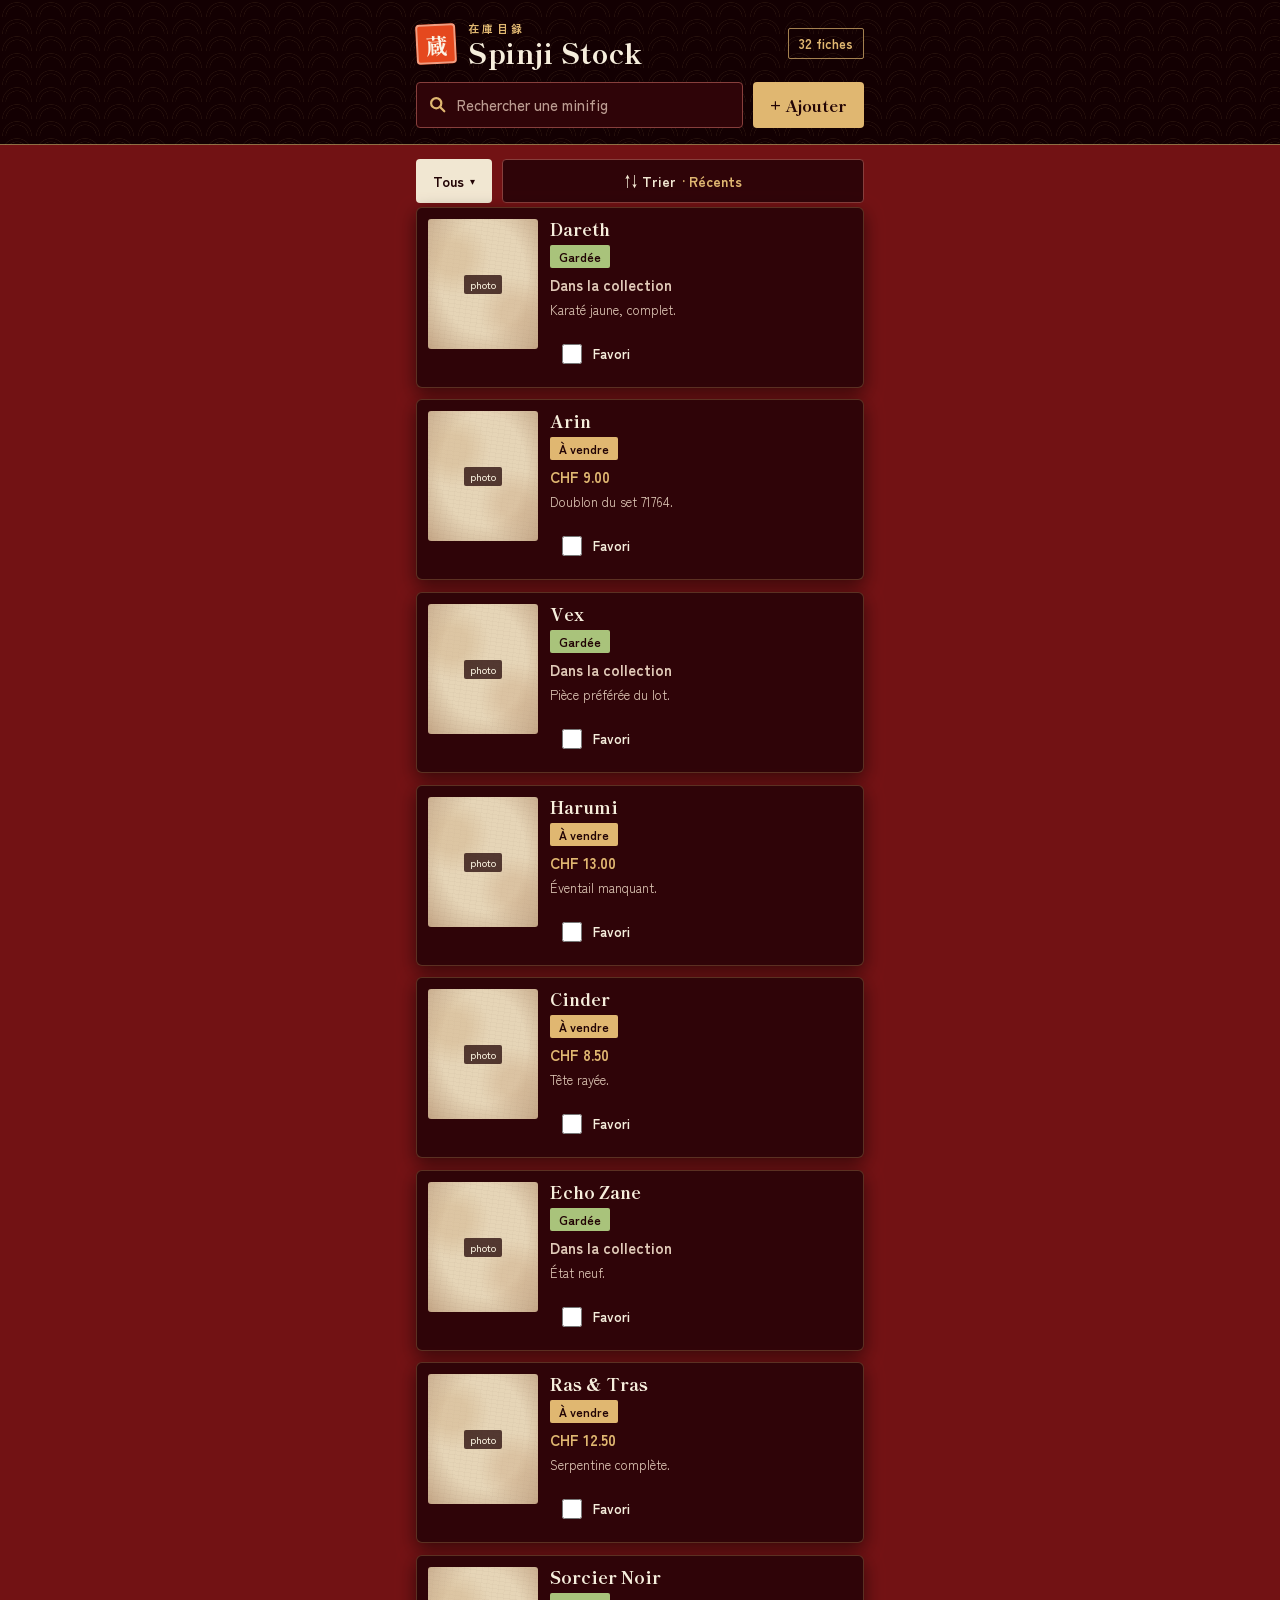
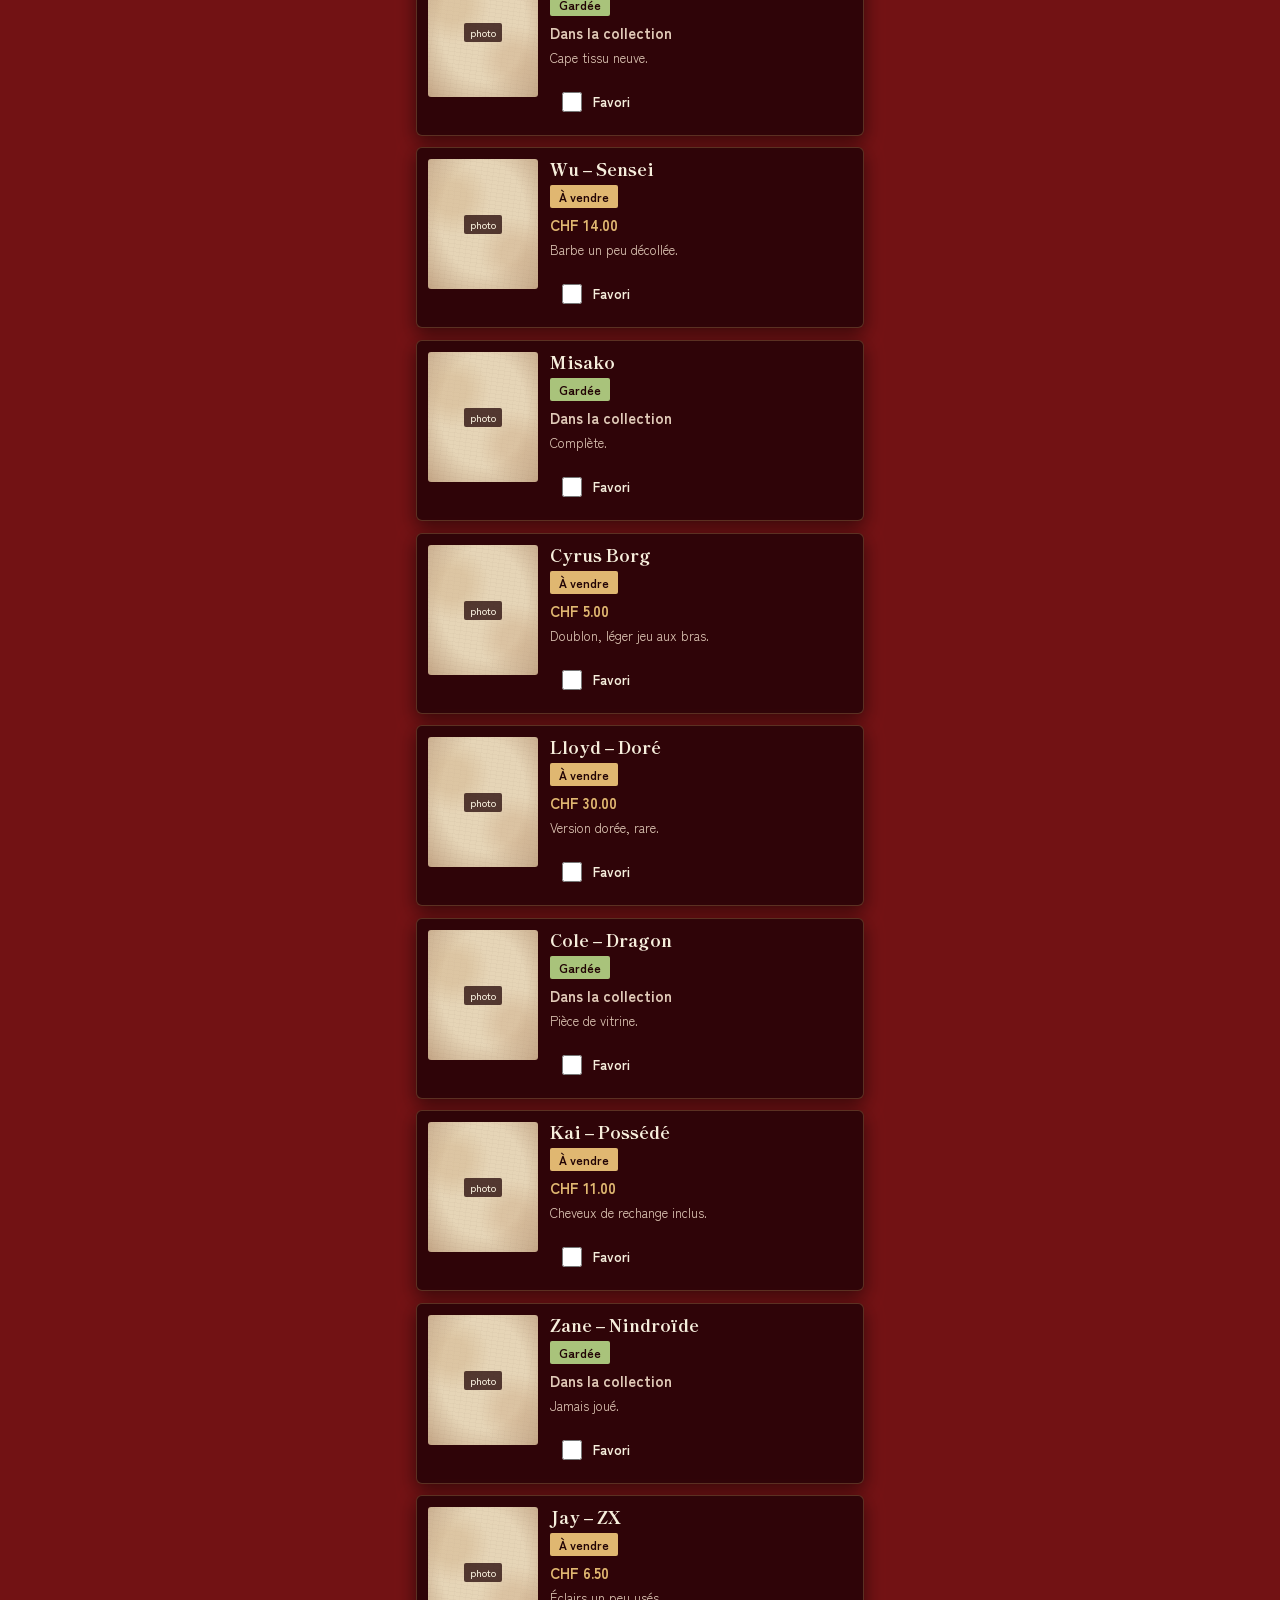
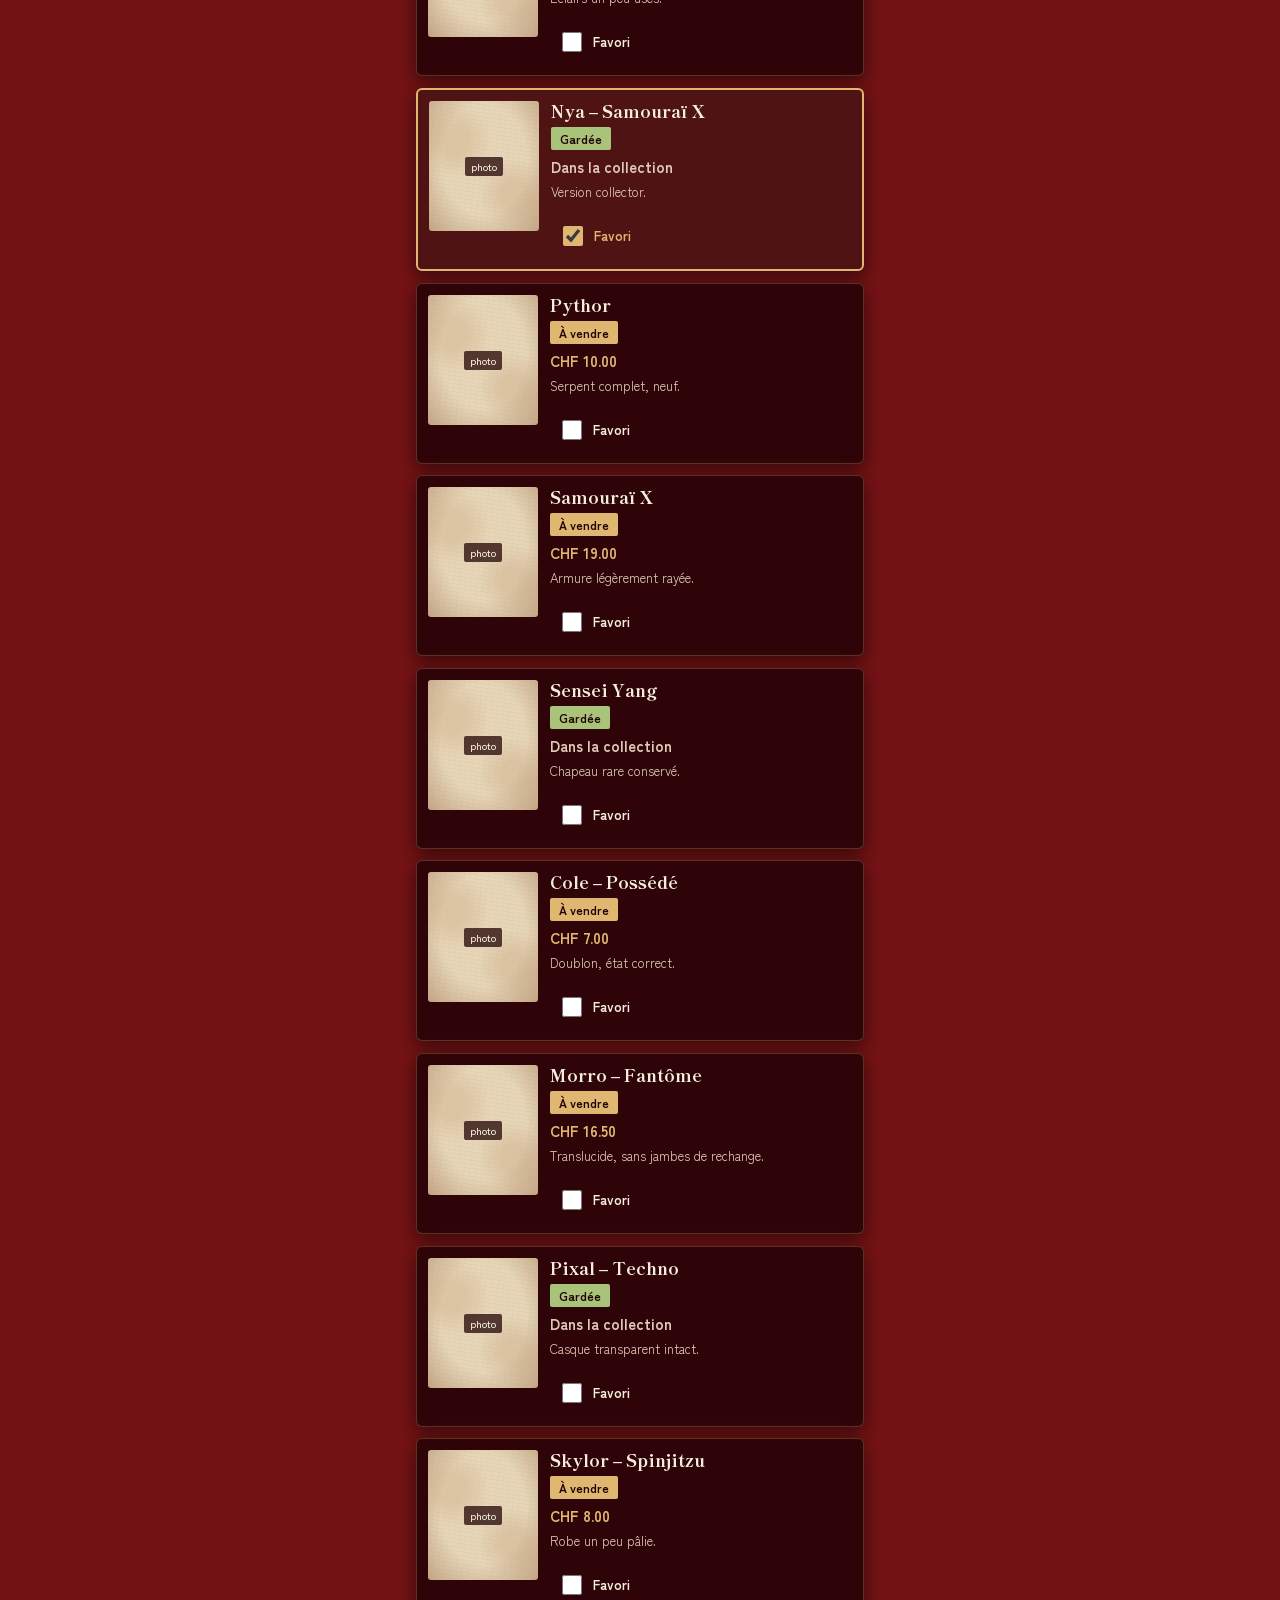
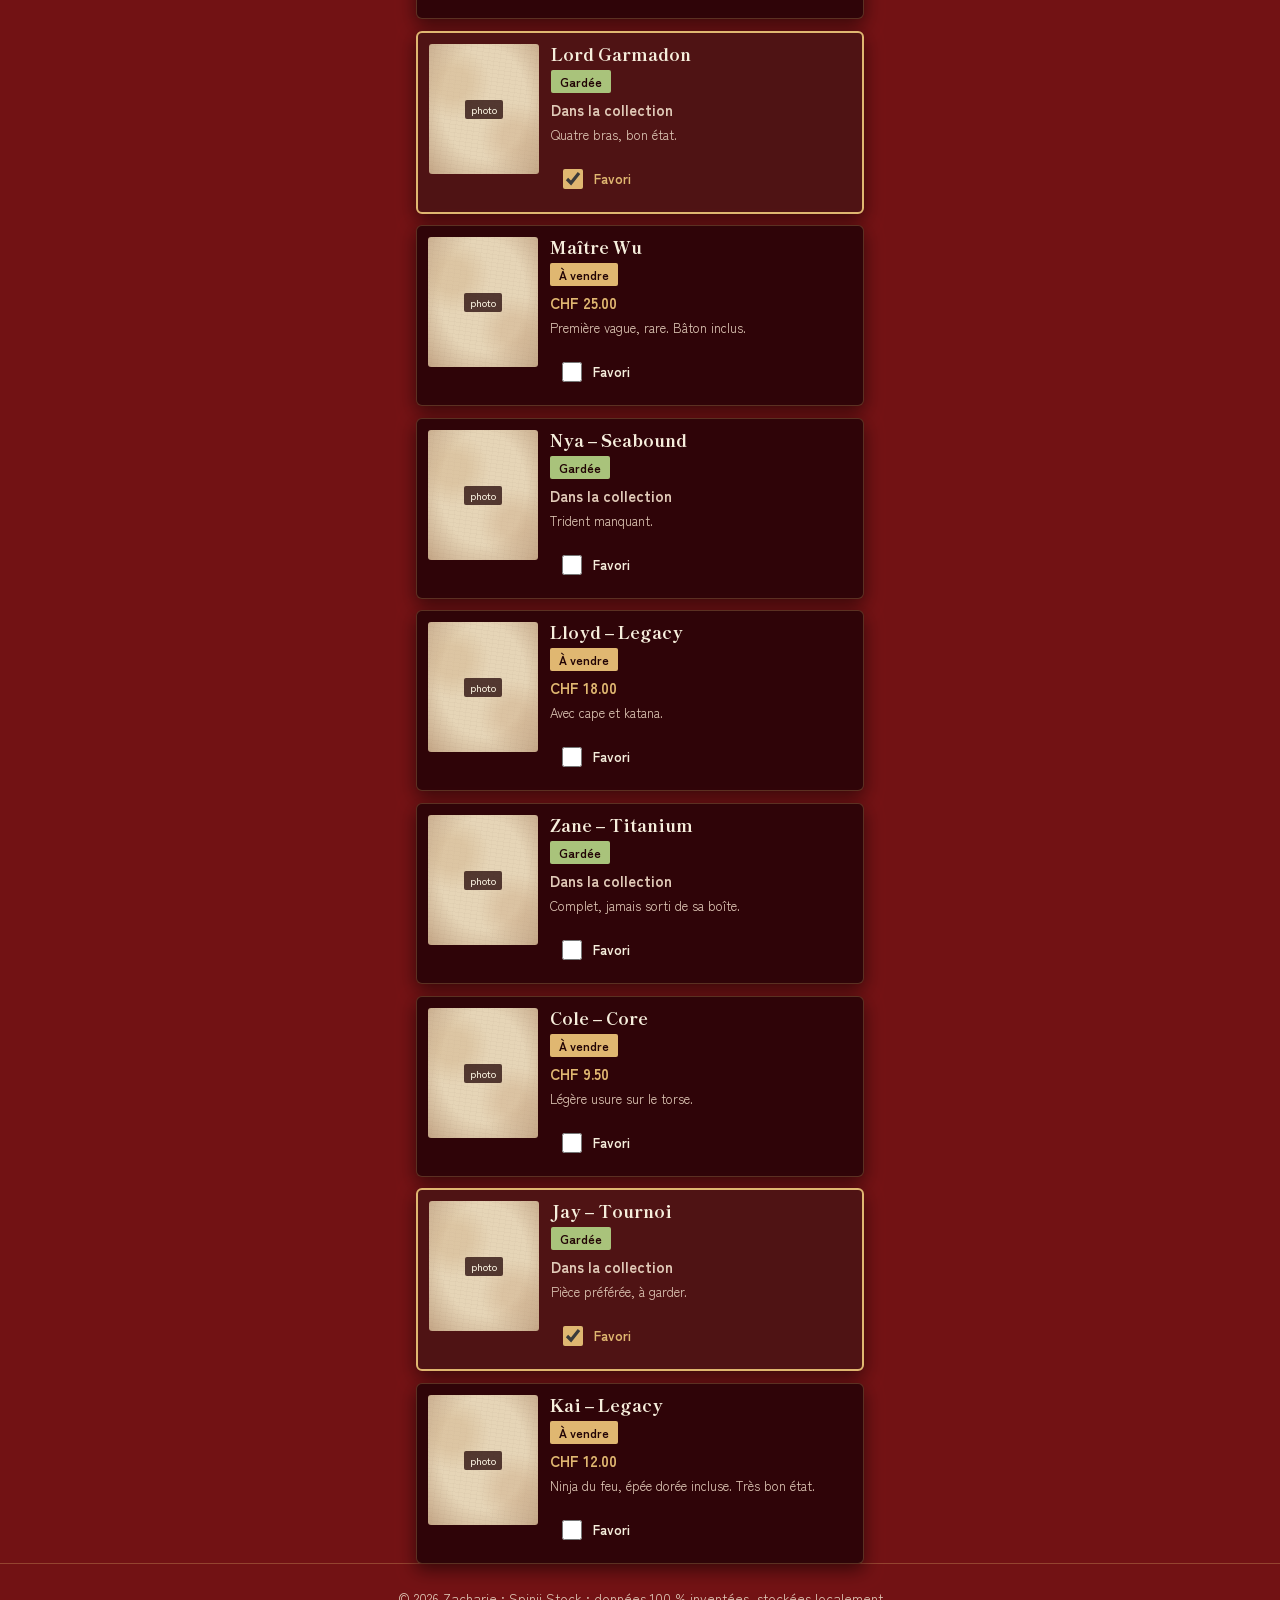
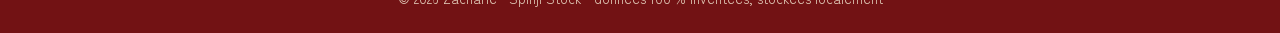
<file: Projet/index.html>
<!DOCTYPE html>
<html lang="fr">
<head>
  <meta charset="utf-8">
  <meta name="viewport" content="width=device-width, initial-scale=1">
  <title>Spinji Stock — Collection Lego Ninjago</title>
  <link rel="preconnect" href="https://fonts.googleapis.com">
  <link rel="preconnect" href="https://fonts.gstatic.com" crossorigin>
  <link href="https://fonts.googleapis.com/css2?family=Shippori+Mincho+B1:wght@600;700;800&family=Zen+Kaku+Gothic+New:wght@500;700&display=swap" rel="stylesheet">
  <link rel="stylesheet" href="style.css">
  <link rel="stylesheet" href="exercices/s09/container-queries.css">
</head>
<body data-vue="liste">
  <header class="entete">
    <div class="contenu">
      <div class="titrage">
        <div class="sceau" id="sceau" lang="ja" aria-hidden="true">蔵</div>
        <div class="titrage-corps">
          <p class="titre-jp" lang="ja" id="titre-jp" aria-hidden="true">在庫目録</p>
          <h1 id="titre-ecran">Spinji Stock</h1>
        </div>
        <p class="compteur" id="compteur">0 fiche</p>
      </div>

      <nav aria-label="Navigation principale">
        <div class="nav-actions" data-vues="liste">
          <form class="recherche" role="search" id="form-recherche">
            <svg width="17" height="17" viewBox="0 0 20 20" fill="none" stroke="currentColor" stroke-width="2.6" stroke-linecap="round" aria-hidden="true"><circle cx="8.5" cy="8.5" r="6"></circle><line x1="13" y1="13" x2="18" y2="18"></line></svg>
            <label for="recherche" class="sr-only">Rechercher une minifig</label>
            <input type="search" id="recherche" placeholder="Rechercher une minifig" autocomplete="off">
            <button type="button" class="btn-effacer" id="effacer-recherche" aria-label="Effacer la recherche" hidden>✕</button>
          </form>
          <a href="#/ajout" class="btn btn-or">+ Ajouter</a>
        </div>

        <div data-vues="ajout" hidden>
          <button type="submit" form="form-fiche" class="btn btn-or btn-pleine" id="btn-enregistrer">Enregistrer</button>
        </div>

        <div data-vues="fiche" hidden>
          <a href="#/" class="btn btn-pleine">← Retour</a>
        </div>
      </nav>
    </div>
  </header>

  <main class="contenu">
    <!-- Écran 1 : liste -->
    <section id="vue-liste" data-vues="liste" aria-labelledby="titre-ecran">
      <div class="barre-outils">
        <button type="button" class="btn btn-filtre" id="btn-filtre" aria-haspopup="true" aria-expanded="false" aria-controls="menu-filtre">
          <span id="libelle-filtre">Tous</span> <span aria-hidden="true" style="font-size:10px">▾</span>
        </button>
        <button type="button" class="btn btn-tri" id="btn-tri">⇅ Trier <span id="libelle-tri">· Récents</span></button>
        <ul class="menu-filtre" id="menu-filtre" hidden>
          <li><button type="button" data-filtre="tous" aria-checked="true" role="menuitemradio">Tous <span class="coche" aria-hidden="true">✓</span></button></li>
          <li><button type="button" data-filtre="vendre" aria-checked="false" role="menuitemradio">À vendre <span class="coche" aria-hidden="true"></span></button></li>
          <li><button type="button" data-filtre="gardee" aria-checked="false" role="menuitemradio">Gardées <span class="coche" aria-hidden="true"></span></button></li>
        </ul>
      </div>

      <p id="etat" class="etat-message" role="status"></p>
      <ul class="cartes-grille" id="liste-cartes" aria-live="polite"></ul>

      <div class="etat-vide" id="etat-aucun-resultat" hidden>
        <div class="kanji" lang="ja" aria-hidden="true">無</div>
        <h2>Aucun résultat</h2>
        <p id="texte-aucun-resultat"></p>
        <button type="button" class="btn" id="btn-tout-effacer">Effacer la recherche</button>
      </div>
    </section>

    <!-- Écran 2 : ajout / modification -->
    <section id="vue-ajout" data-vues="ajout" class="vue-etroite" aria-labelledby="titre-ecran" hidden>
      <p class="resume-erreurs" id="resume-erreurs" role="alert" hidden></p>

      <form id="form-fiche" class="formulaire" novalidate>
        <input type="file" accept="image/*" id="champ-fichier" hidden>
        <div class="champ" id="zone-photo"></div>

        <div class="champ">
          <label for="champ-nom">Nom <span class="requis" aria-hidden="true">*</span></label>
          <input type="text" id="champ-nom" placeholder="Ex. Kai – Legacy" autocomplete="off" aria-describedby="erreur-nom" required>
          <span class="erreur" id="erreur-nom" hidden></span>
        </div>

        <div class="champ">
          <label for="champ-num">Numéro / set</label>
          <input type="text" id="champ-num" placeholder="Ex. njo123 · 70751" autocomplete="off">
        </div>

        <div class="ligne-prix">
          <div class="champ champ-prix">
            <label for="champ-prix">Prix CHF</label>
            <input type="text" id="champ-prix" inputmode="decimal" placeholder="0.00" autocomplete="off" aria-describedby="erreur-prix aide-prix">
          </div>
          <fieldset class="champ champ-statut">
            <legend class="libelle">Statut</legend>
            <div class="segments">
              <label><input type="radio" name="statut" value="vendre"> <span lang="ja">売</span> À vendre</label>
              <label><input type="radio" name="statut" value="gardee" checked> <span lang="ja">蔵</span> Gardée</label>
            </div>
          </fieldset>
        </div>
        <span class="erreur" id="erreur-prix" hidden></span>
        <span class="aide" id="aide-prix">Choisis « À vendre » pour indiquer un prix.</span>

        <div class="champ">
          <label for="champ-notes">Notes</label>
          <textarea id="champ-notes" rows="2" placeholder="État, accessoires, provenance…"></textarea>
        </div>
      </form>

      <button type="button" class="btn btn-pleine" id="btn-reinit">Réinitialiser</button>
      <a href="#/" class="btn btn-lien">← Retour à la liste</a>
    </section>

    <!-- Écran 3 : fiche -->
    <section id="vue-fiche" data-vues="fiche" class="vue-etroite" aria-labelledby="titre-ecran" hidden>
      <article class="fiche" id="fiche-contenu"></article>
      <div class="actions-fiche">
        <a href="#/" class="btn" id="lien-modifier">Modifier</a>
        <button type="button" class="btn btn-rouge" id="btn-supprimer">Supprimer</button>
      </div>
    </section>
  </main>

  <aside>
    <dialog id="dialogue-suppression" aria-labelledby="titre-dialogue">
      <h2 id="titre-dialogue"></h2>
      <p>La fiche sera retirée de ta collection. Action irréversible.</p>
      <div class="dialogue-actions">
        <button type="button" class="btn" id="btn-annuler">Annuler</button>
        <button type="button" class="btn btn-rouge" id="btn-confirmer">Oui, supprimer</button>
      </div>
    </dialog>
    <p class="toast" id="toast" role="status" hidden></p>
  </aside>

  <footer class="pied">
    <p>© 2026 Zacharie · Spinji Stock · données 100 % inventées, stockées localement</p>
  </footer>

  <script src="app.js"></script>
</body>
</html>
</file>
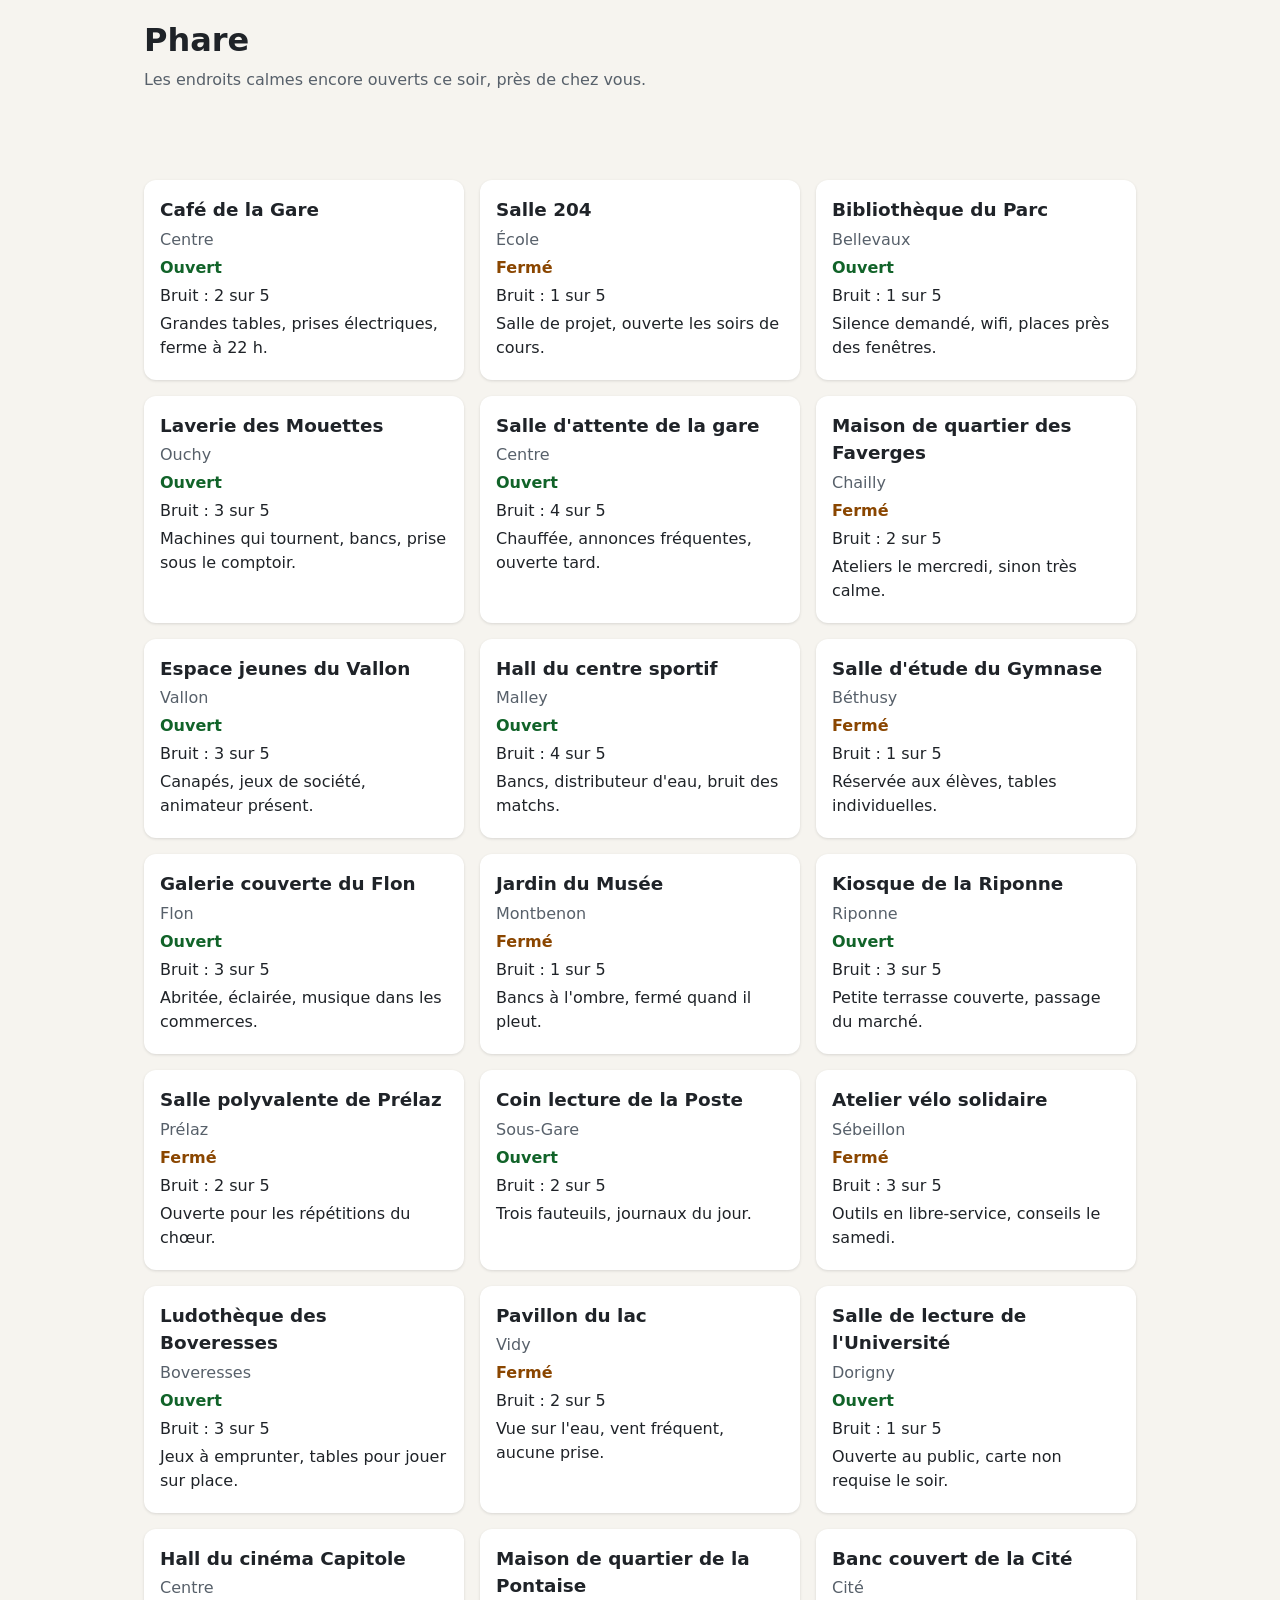
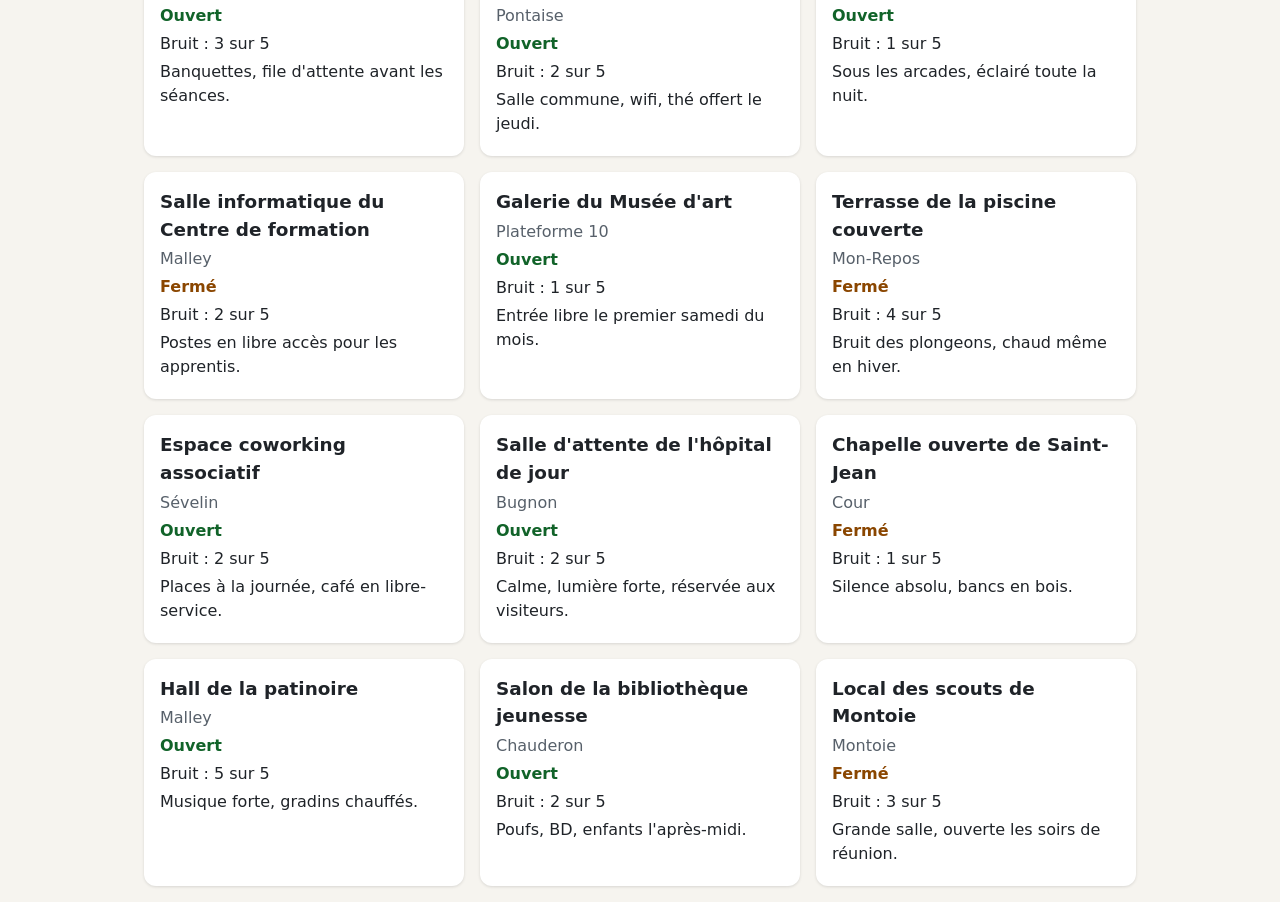
<file: s11-phare/index.html>
<!DOCTYPE html>
<html lang="fr">
<head>
  <meta charset="UTF-8">
  <meta name="viewport" content="width=device-width, initial-scale=1">
  <title>Phare : les endroits calmes encore ouverts</title>
  <link rel="icon" href="data:,">
  <link rel="stylesheet" href="style.css">
</head>
<body>
  <header>
    <h1>Phare</h1>
    <p>Les endroits calmes encore ouverts ce soir, près de chez vous.</p>
  </header>

  <main>
    <p id="etat" role="status"></p>

    <section id="liste-cartes" aria-label="Lieux"></section>
  </main>

  <script src="app.js"></script>
</body>
</html>
</file>
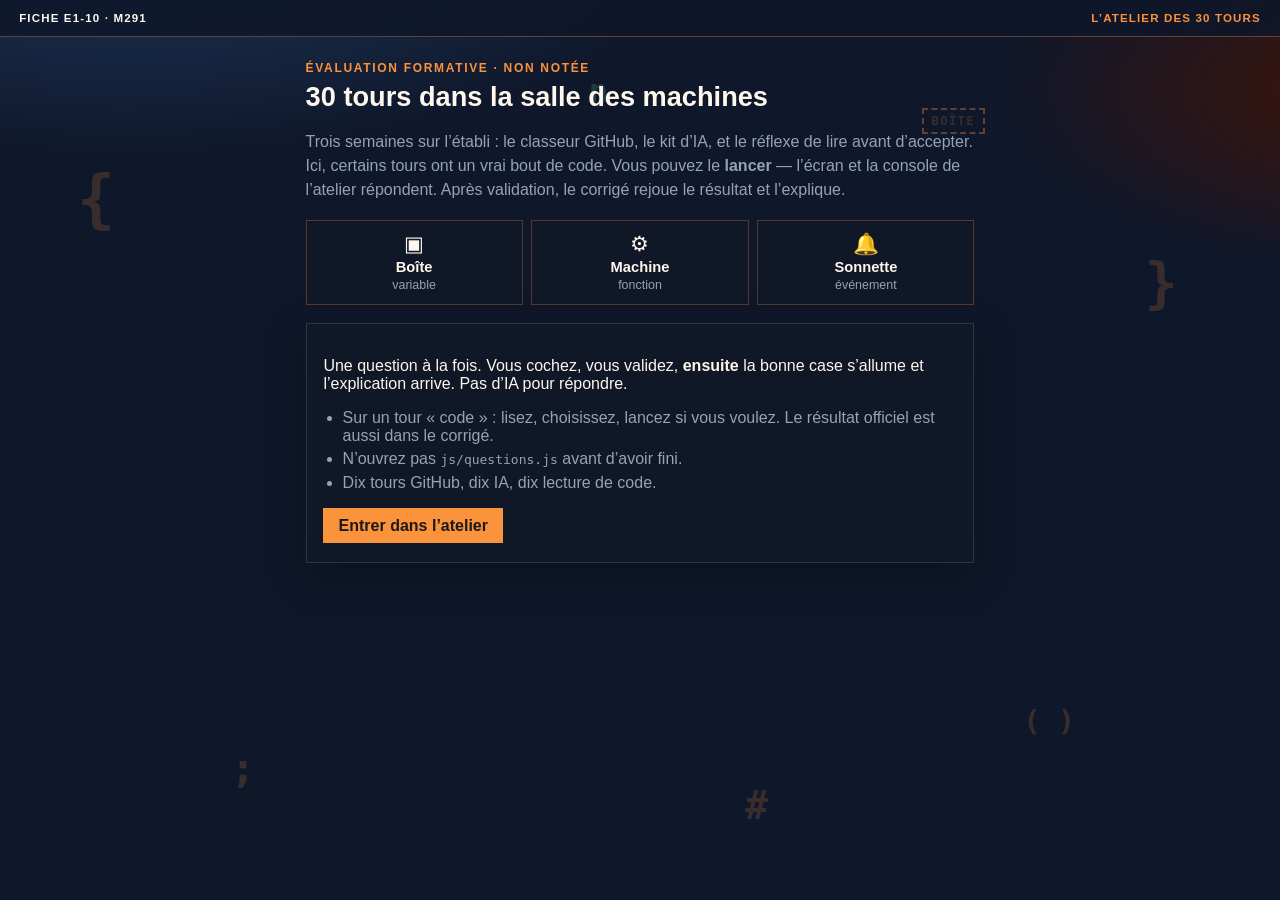
<file: e1-10-evaluation-formative/depart/index.html>
<!DOCTYPE html>
<html lang="fr">
<head>
  <meta charset="utf-8">
  <meta name="viewport" content="width=device-width, initial-scale=1">
  <title>e1-10 — L’atelier des 30 tours</title>
  <link rel="stylesheet" href="css/style.css">
</head>
<body>
  <div class="sky" aria-hidden="true">
    <span class="glyph g1">{</span>
    <span class="glyph g2">}</span>
    <span class="glyph g3">;</span>
    <span class="glyph g4">( )</span>
    <span class="glyph g5">n</span>
    <span class="glyph g6">#</span>
    <span class="box-float">boîte</span>
  </div>
  <header>
    <span class="badge-tour">Fiche e1-10 · M291</span>
    <span class="badge-atelier">L’atelier des 30 tours</span>
  </header>
  <main>
    <section id="vue-intro">
      <p class="kicker">Évaluation formative · non notée</p>
      <h1>30 tours dans la salle des machines</h1>
      <p class="lead">Trois semaines sur l’établi : le classeur GitHub, le kit d’IA, et le réflexe de lire avant d’accepter. Ici, certains tours ont un vrai bout de code. Vous pouvez le <strong>lancer</strong> — l’écran et la console de l’atelier répondent. Après validation, le corrigé rejoue le résultat et l’explique.</p>
      <div class="machines" aria-hidden="true">
        <div class="machine"><span class="ico">▣</span><strong>Boîte</strong><em>variable</em></div>
        <div class="machine"><span class="ico">⚙</span><strong>Machine</strong><em>fonction</em></div>
        <div class="machine"><span class="ico">🔔</span><strong>Sonnette</strong><em>événement</em></div>
      </div>
      <div class="card intro-card">
        <p>Une question à la fois. Vous cochez, vous validez, <strong>ensuite</strong> la bonne case s’allume et l’explication arrive. Pas d’IA pour répondre.</p>
        <ul class="intro-list">
          <li>Sur un tour « code » : lisez, choisissez, lancez si vous voulez. Le résultat officiel est aussi dans le corrigé.</li>
          <li>N’ouvrez pas <code>js/questions.js</code> avant d’avoir fini.</li>
          <li>Dix tours GitHub, dix IA, dix lecture de code.</li>
        </ul>
        <button type="button" id="commencer">Entrer dans l’atelier</button>
      </div>
    </section>

    <section id="vue-quiz" class="hidden">
      <p class="progress">
        <span id="compteur">Tour 1 / 30</span>
        <span id="theme"></span>
      </p>
      <div class="bar"><span id="barre"></span></div>
      <div class="card quiz-card">
        <h2 class="question" id="question"></h2>
        <div id="lab-slot"></div>
        <fieldset>
          <legend>Choix</legend>
          <div id="choix"></div>
        </fieldset>
        <div class="row">
          <button type="button" id="valider" disabled>Valider cette réponse</button>
          <button type="button" class="ghost hidden" id="suivante">Tour suivant</button>
        </div>
        <div id="explique" class="explain hidden"></div>
      </div>
    </section>

    <section id="vue-fin" class="hidden">
      <p class="kicker">Fin de service</p>
      <h1>Bilan de l’atelier</h1>
      <p class="score" id="score">0 / 30</p>
      <p class="lead" id="phrase-score"></p>
      <p class="muted">Les tours manqués ont un fond rose. Relisez, relancez le code s’il y en a un, puis recommencez si vous voulez.</p>
      <div class="row">
        <button type="button" id="recommencer">Recommencer les 30 tours</button>
      </div>
      <div class="review" id="revue"></div>
    </section>
  </main>
  <div id="confetti" aria-hidden="true"></div>
  <script src="js/questions.js"></script>
  <script src="js/app.js"></script>
</body>
</html>
</file>
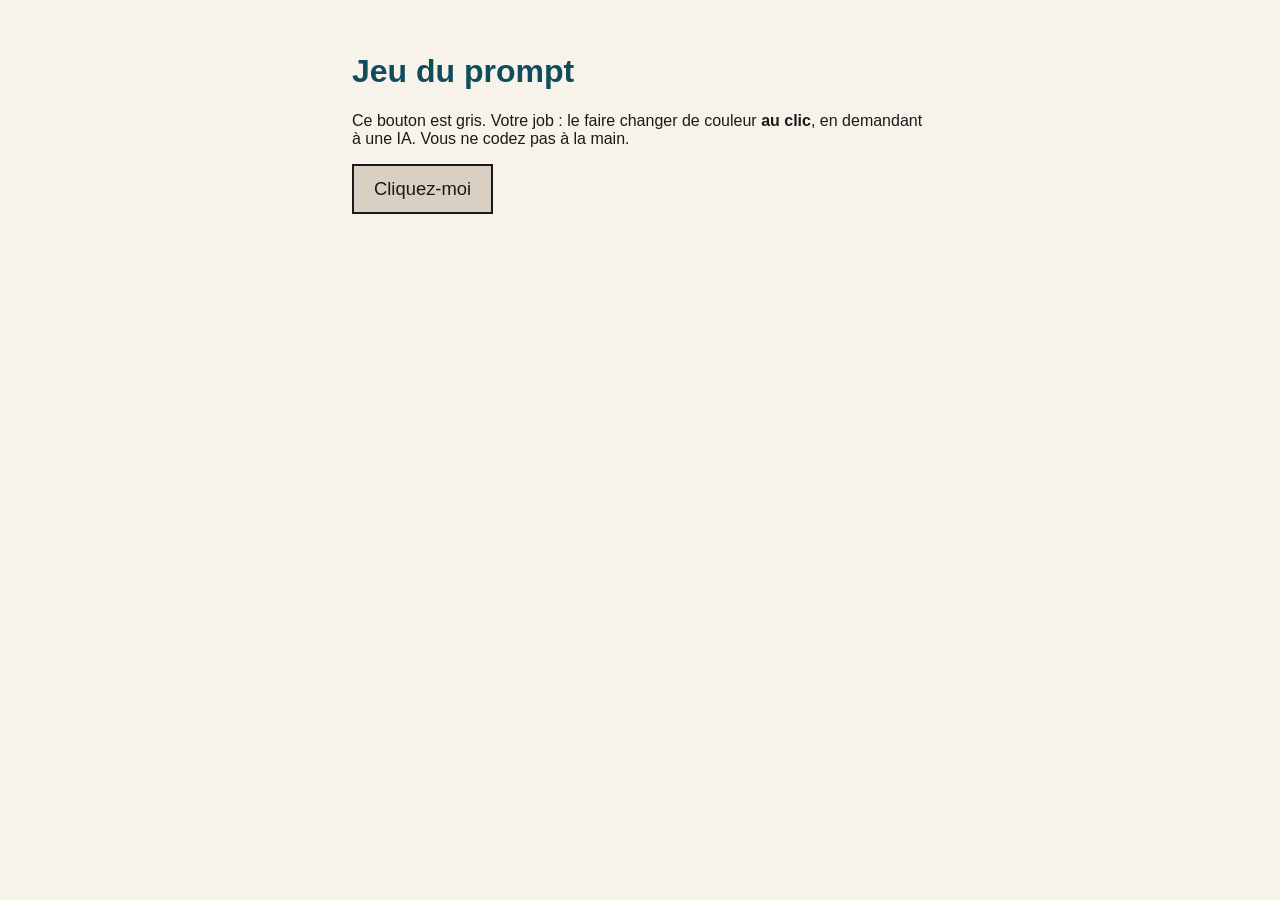
<file: e1-5-jeu-du-prompt/depart/index.html>
<!DOCTYPE html>
<html lang="fr">
<head>
  <meta charset="utf-8">
  <meta name="viewport" content="width=device-width, initial-scale=1">
  <title>Jeu du prompt — e1-5</title>
  <style>
    /* Mise en page simple : on n’y touche pas pendant l’exercice. */
    body {
      margin: 0;
      font-family: Arial, Helvetica, sans-serif;
      background: #f7f3eb;
      color: #1a1a1a;
      padding: 2rem 1.25rem;
    }
    main { max-width: 36rem; margin: 0 auto; }
    h1 { color: #0f4c5c; }

    /* Le bouton à transformer. Son id est "magic" : citez-le dans le prompt. */
    #magic {
      font-size: 1.15rem;
      padding: 0.75rem 1.25rem;
      border: 2px solid #1a1a1a;
      background: #d9d0c3;
      color: #1a1a1a;
      cursor: pointer;
    }

    #magic.active {
      background: #f4a261;
      color: #ffffff;
    }
  </style>
</head>
<body>
  <main>
    <h1>Jeu du prompt</h1>
    <p>Ce bouton est gris. Votre job : le faire changer de couleur <strong>au clic</strong>, en demandant à une IA. Vous ne codez pas à la main.</p>
    <button type="button" id="magic">Cliquez-moi</button>
  </main>
  <script>
    document.querySelector('#magic').addEventListener('click', function () {
      this.classList.toggle('active');
    });
  </script>
</body>
</html>
</file>
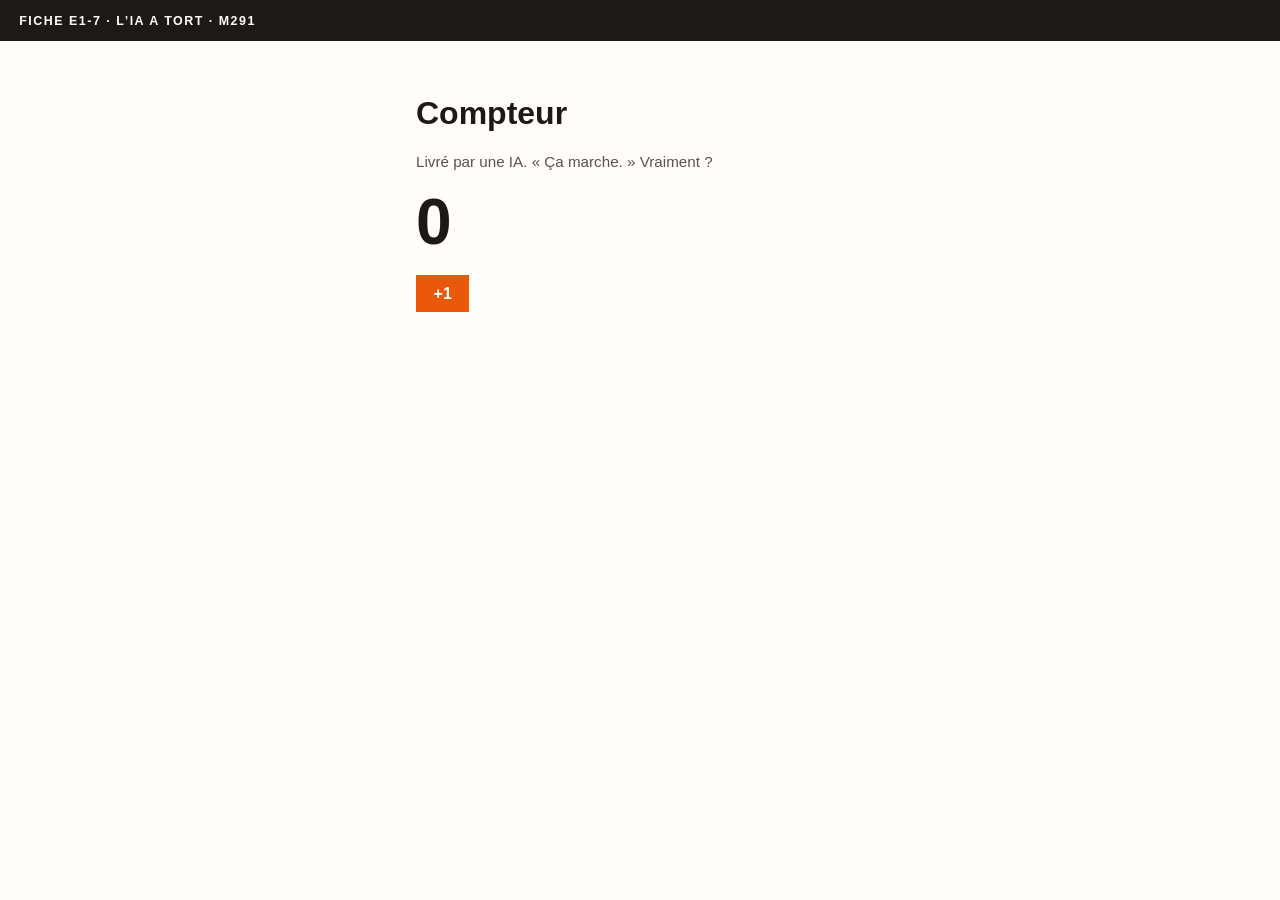
<file: e1-7-l-ia-a-tort/depart/compteur.html>
<!DOCTYPE html>
<html lang="fr">
<head>
  <meta charset="utf-8">
  <meta name="viewport" content="width=device-width, initial-scale=1">
  <title>Compteur — e1-7 (version livrée par l’IA)</title>
  <style>
    body { font-family: Arial, Helvetica, sans-serif; background:#fffefa; color:#1c1917; margin:0; }
    header { background:#1c1917; color:#fffefa; padding:.85rem 1.2rem; letter-spacing:.12em; text-transform:uppercase; font-size:.78rem; font-weight:700; }
    main { max-width: 28rem; margin:0 auto; padding:2rem 1.1rem; }
    .count { font-size: 4rem; font-weight:700; margin:.4rem 0 1rem; }
    button { background:#ea580c; color:#fff; border:0; padding:.6rem 1.1rem; font-size:1rem; font-weight:700; cursor:pointer; }
    .note { color:#57534e; font-size:.95rem; }
  </style>
</head>
<body>
  <header>Fiche e1-7 · L’IA a tort · M291</header>
  <main>
    <h1>Compteur</h1>
    <p class="note">Livré par une IA. « Ça marche. » Vraiment ?</p>
    <p class="count" id="affiche">0</p>
    <button type="button" id="plus">+1</button>
  </main>
  <script>
    // Boîte « n » : le vrai compteur, en mémoire.
    let n = 0;

    const bouton = document.getElementById("plus");

    bouton.addEventListener("click", function () {
      n = n + 1;
      document.getElementById("affiche").textContent = n;
      console.log("n vaut maintenant", n);
    });
  </script>
</body>
</html>
</file>
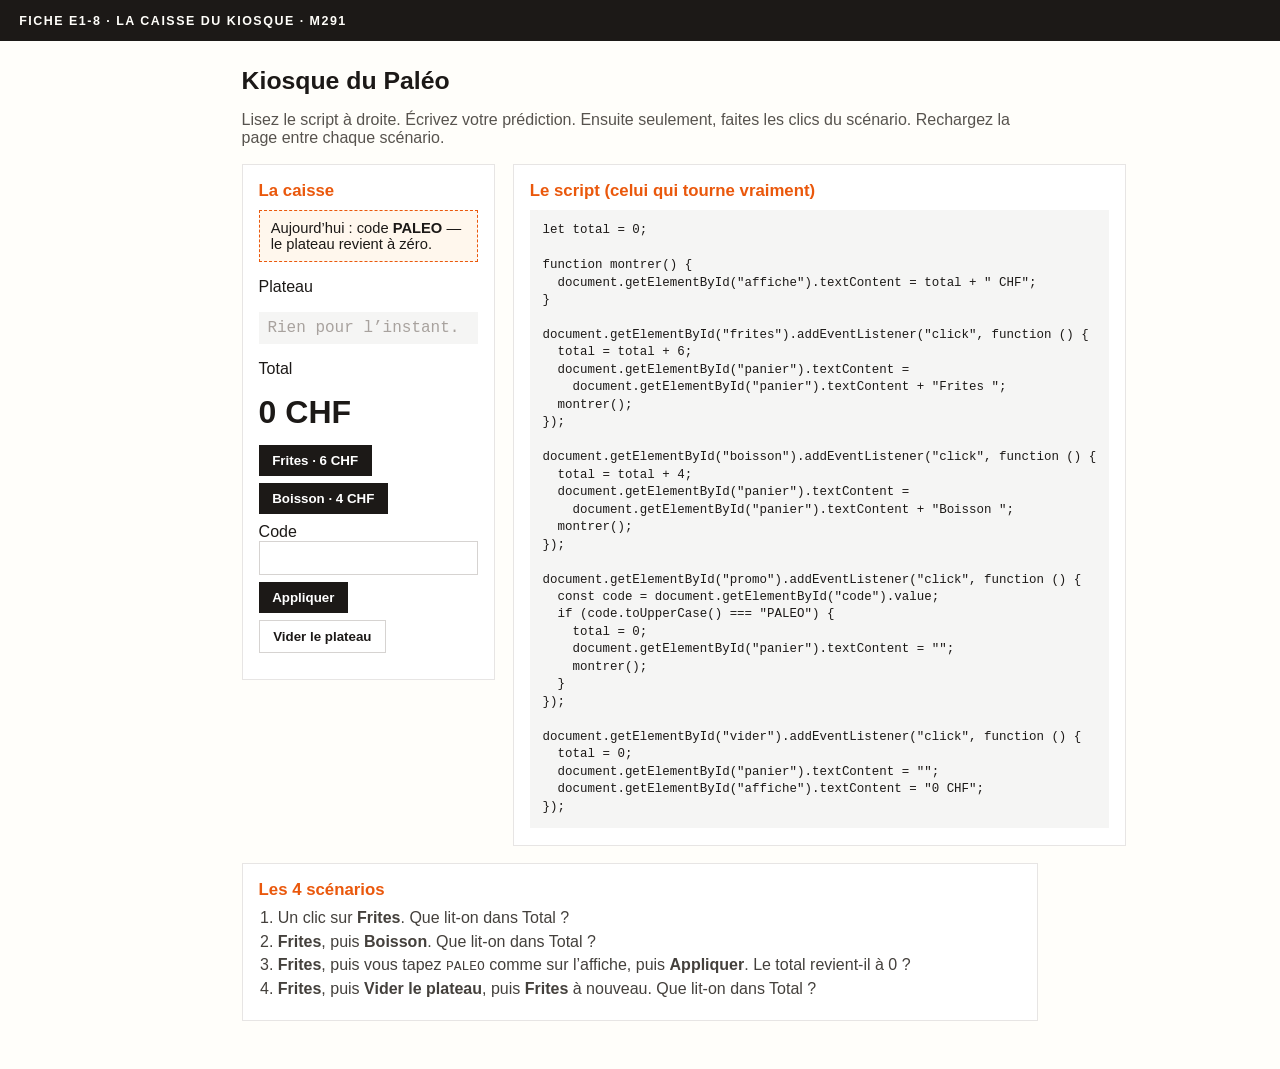
<file: e1-8-la-caisse-du-kiosque/depart/caisse.html>
<!DOCTYPE html>
<html lang="fr">
<head>
  <meta charset="utf-8">
  <meta name="viewport" content="width=device-width, initial-scale=1">
  <title>e1-8 — La caisse du kiosque</title>
  <style>
    :root { --ink:#1c1917; --band:#1c1917; --accent:#ea580c; --bg:#fffefa; --paper:#f5f5f4; }
    * { box-sizing: border-box; }
    body { margin:0; font-family: Arial, Helvetica, sans-serif; background:var(--bg); color:var(--ink); }
    header { background:var(--band); color:#fffefa; padding:0.85rem 1.2rem; letter-spacing:.12em; text-transform:uppercase; font-size:.78rem; font-weight:700; }
    main { max-width: 52rem; margin:0 auto; padding:1.4rem 1.1rem 3rem; }
    h1 { font-size:1.55rem; margin:.2rem 0 .45rem; }
    .lead { color:#57534e; margin-bottom:1.1rem; }
    .grid { display:grid; gap:1.1rem; }
    @media (min-width: 720px) { .grid { grid-template-columns: 1fr 1.15fr; align-items:start; } }
    .card { background:#fff; border:1px solid #e7e5e4; padding:1rem 1rem 1.05rem; }
    .card h2 { margin:0 0 .55rem; font-size:1.05rem; color:var(--accent); }
    .affiche-code { background:#fff7ed; border:1px dashed #ea580c; padding:.55rem .7rem; margin:0 0 .8rem; font-size:.92rem; }
    .panier { min-height:1.4rem; margin:.2rem 0 .7rem; padding:.45rem .55rem; background:var(--paper); font-family: ui-monospace, monospace; }
    .panier:empty::before { content:"Rien pour l’instant."; color:#a8a29e; }
    .total { font-size:2rem; font-weight:700; margin:.15rem 0 .85rem; }
    .row { display:flex; flex-wrap:wrap; gap:.45rem; margin-bottom:.55rem; }
    button { background:var(--band); color:#fff; border:0; padding:.5rem .85rem; font-weight:700; cursor:pointer; }
    button:hover { background:var(--accent); }
    button.ghost { background:#fff; color:var(--ink); border:1px solid #d6d3d1; }
    button.ghost:hover { border-color:var(--accent); color:var(--accent); background:#fff; }
    input { font:inherit; padding:.45rem .55rem; border:1px solid #d6d3d1; min-width:8rem; }
    pre { background:var(--paper); padding:.75rem .8rem; overflow:auto; font-size:.78rem; line-height:1.4; margin:0; }
    ol { margin:.3rem 0 0; padding-left:1.2rem; color:#44403c; }
    ol li { margin:0 0 .35rem; }
  </style>
</head>
<body>
  <header>Fiche e1-8 · La caisse du kiosque · M291</header>
  <main>
    <h1>Kiosque du Paléo</h1>
    <p class="lead">Lisez le script à droite. Écrivez votre prédiction. Ensuite seulement, faites les clics du scénario. Rechargez la page entre chaque scénario.</p>

    <div class="grid">
      <section class="card">
        <h2>La caisse</h2>
        <p class="affiche-code">Aujourd’hui : code <strong>PALEO</strong> — le plateau revient à zéro.</p>
        <p>Plateau</p>
        <p class="panier" id="panier"></p>
        <p>Total</p>
        <p class="total" id="affiche">0 CHF</p>
        <div class="row">
          <button type="button" id="frites">Frites · 6 CHF</button>
          <button type="button" id="boisson">Boisson · 4 CHF</button>
        </div>
        <div class="row">
          <label>Code <input id="code" type="text" autocomplete="off" spellcheck="false"></label>
          <button type="button" id="promo">Appliquer</button>
          <button type="button" class="ghost" id="vider">Vider le plateau</button>
        </div>
      </section>

      <section class="card">
        <h2>Le script (celui qui tourne vraiment)</h2>
        <pre>let total = 0;

function montrer() {
  document.getElementById("affiche").textContent = total + " CHF";
}

document.getElementById("frites").addEventListener("click", function () {
  total = total + 6;
  document.getElementById("panier").textContent =
    document.getElementById("panier").textContent + "Frites ";
  montrer();
});

document.getElementById("boisson").addEventListener("click", function () {
  total = total + 4;
  document.getElementById("panier").textContent =
    document.getElementById("panier").textContent + "Boisson ";
  montrer();
});

document.getElementById("promo").addEventListener("click", function () {
  const code = document.getElementById("code").value;
  if (code.toUpperCase() === "PALEO") {
    total = 0;
    document.getElementById("panier").textContent = "";
    montrer();
  }
});

document.getElementById("vider").addEventListener("click", function () {
  total = 0;
  document.getElementById("panier").textContent = "";
  document.getElementById("affiche").textContent = "0 CHF";
});</pre>
      </section>
    </div>

    <section class="card" style="margin-top:1.1rem;">
      <h2>Les 4 scénarios</h2>
      <ol>
        <li>Un clic sur <strong>Frites</strong>. Que lit-on dans Total ?</li>
        <li><strong>Frites</strong>, puis <strong>Boisson</strong>. Que lit-on dans Total ?</li>
        <li><strong>Frites</strong>, puis vous tapez <code>PALEO</code> comme sur l’affiche, puis <strong>Appliquer</strong>. Le total revient-il à 0 ?</li>
        <li><strong>Frites</strong>, puis <strong>Vider le plateau</strong>, puis <strong>Frites</strong> à nouveau. Que lit-on dans Total ?</li>
      </ol>
    </section>
  </main>
  <script>
    let total = 0;

    function montrer() {
      document.getElementById("affiche").textContent = total + " CHF";
    }

    document.getElementById("frites").addEventListener("click", function () {
      total = total + 6;
      document.getElementById("panier").textContent =
        document.getElementById("panier").textContent + "Frites ";
      montrer();
      console.log("total :", total);
    });

    document.getElementById("boisson").addEventListener("click", function () {
      total = total + 4;
      document.getElementById("panier").textContent =
        document.getElementById("panier").textContent + "Boisson ";
      montrer();
      console.log("total :", total);
    });

    document.getElementById("promo").addEventListener("click", function () {
      const code = document.getElementById("code").value;
      if (code.toUpperCase() === "PALEO") {
        total = 0;
        document.getElementById("panier").textContent = "";
        montrer();
      }
      console.log("code tapé :", JSON.stringify(code));
    });

    document.getElementById("vider").addEventListener("click", function () {
      total = 0;
      document.getElementById("panier").textContent = "";
      document.getElementById("affiche").textContent = "0 CHF";
      console.log("plateau vidé, total en mémoire :", total);
    });
  </script>
</body>
</html>
</file>
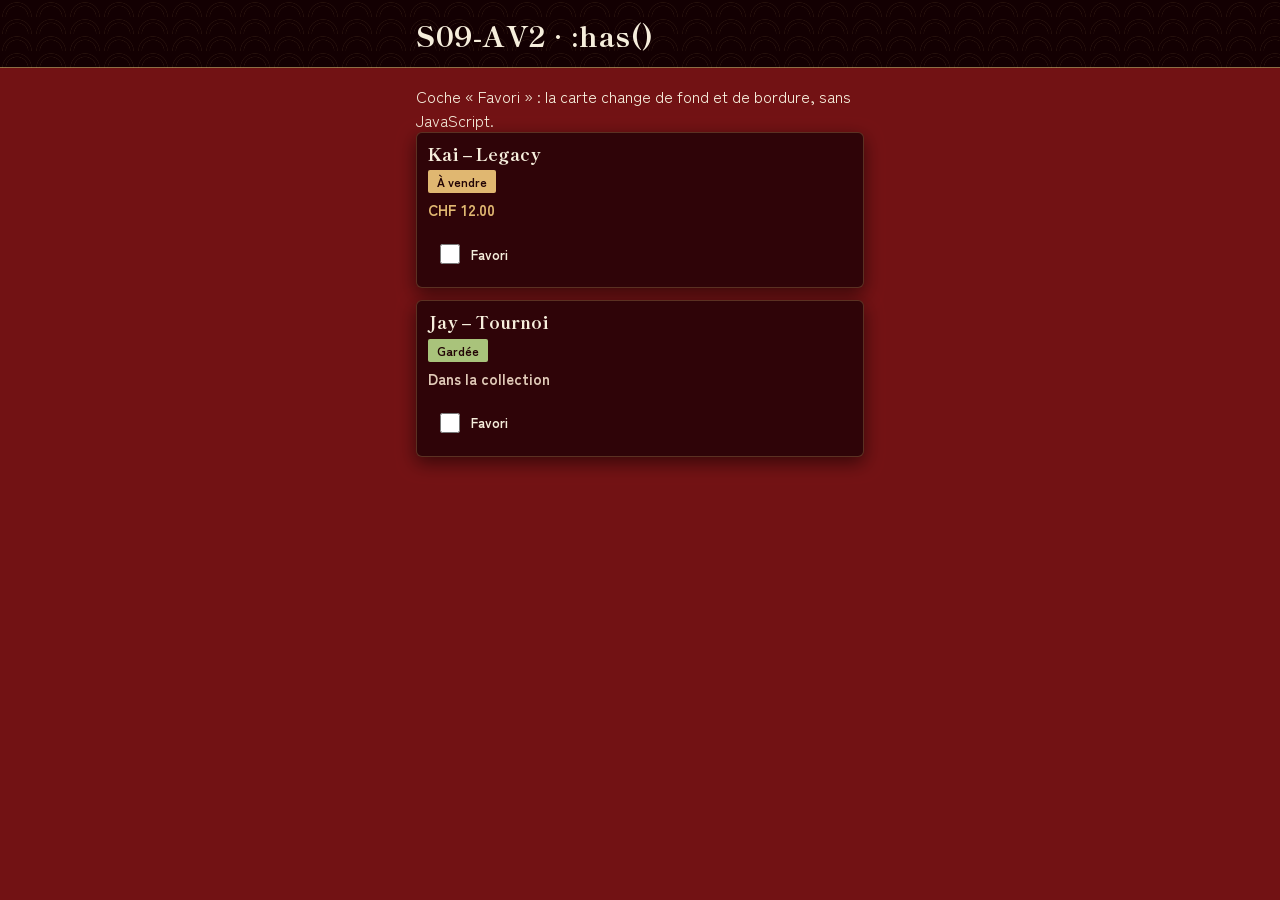
<file: Projet/exercices/s09/theme-has.html>
<!DOCTYPE html>
<html lang="fr">
<head>
  <meta charset="utf-8">
  <meta name="viewport" content="width=device-width, initial-scale=1">
  <title>S09-AV2 — :has() et thème dynamique sans JS</title>
  <link href="https://fonts.googleapis.com/css2?family=Shippori+Mincho+B1:wght@600;700;800&family=Zen+Kaku+Gothic+New:wght@500;700&display=swap" rel="stylesheet">
  <link rel="stylesheet" href="../../style.css">
  <style>
    /* Le parent .carte réagit à l'état de son enfant : aucune ligne de JavaScript. */
    .carte:has(.toggle-favori:checked) {
      background: var(--color-favori-bg);
      border: 2px solid var(--color-primary);
    }

    .carte:has(.toggle-favori:checked) .favori {
      color: var(--color-primary);
    }
  </style>
</head>
<body>
  <header class="entete">
    <div class="contenu">
      <h1>S09-AV2 · :has()</h1>
    </div>
  </header>

  <main class="contenu">
    <p style="padding-top:16px">Coche « Favori » : la carte change de fond et de bordure, sans JavaScript.</p>
    <ul class="cartes-grille">
      <li>
        <article class="carte">
          <div class="carte-corps">
            <h2 class="carte-nom">Kai – Legacy</h2>
            <p class="badge badge-vendre">À vendre</p>
            <p class="prix prix-vendre">CHF 12.00</p>
          </div>
          <label class="favori"><input type="checkbox" class="toggle-favori"> Favori</label>
        </article>
      </li>
      <li>
        <article class="carte">
          <div class="carte-corps">
            <h2 class="carte-nom">Jay – Tournoi</h2>
            <p class="badge">Gardée</p>
            <p class="prix">Dans la collection</p>
          </div>
          <label class="favori"><input type="checkbox" class="toggle-favori"> Favori</label>
        </article>
      </li>
    </ul>
  </main>
</body>
</html>
</file>
<file: Projet/style.css>
/* Spinji Stock — design tokens (variante « Enji » de la maquette : rouge sombre + or) */
:root {
  --color-bg: oklch(0.36 0.13 26);
  --color-header: oklch(0.12 0.045 20);
  --color-surface: oklch(0.2 0.07 20);
  --color-surface-hover: oklch(0.24 0.08 20);
  --color-field: oklch(0.14 0.05 20);
  --color-text: oklch(0.95 0.025 85);
  --color-text-muted: oklch(0.85 0.035 60);
  --color-paper: oklch(0.93 0.03 85);
  --color-ink: oklch(0.17 0.054 22);
  --color-primary: oklch(0.8 0.1 80);
  --color-primary-hover: oklch(0.86 0.08 82);
  --color-seal: oklch(0.62 0.2 35);
  --color-danger: oklch(0.5 0.19 33);
  --color-green: oklch(0.78 0.1 125);
  --color-border: oklch(0.46 0.1 24);
  --color-gold-line: oklch(0.8 0.1 80 / 0.3);
  --color-error: oklch(0.86 0.11 70);
  --color-favori-bg: oklch(0.29 0.09 24);
  --font-sans: "Zen Kaku Gothic New", system-ui, -apple-system, "Segoe UI", sans-serif;
  --font-titre: "Shippori Mincho B1", Georgia, serif;
  --space-1: 4px;
  --space-2: 8px;
  --space-3: 16px;
  --space-4: 24px;
  --space-5: 32px;
  --radius-card: 6px;
  --radius-btn: 4px;
  --radius-champ: 3px;
  --ombre-carte: 0 6px 18px oklch(0.08 0.04 20 / 0.55);
  --papier:
    radial-gradient(ellipse at 50% 45%, transparent 55%, oklch(0.62 0.07 60 / 0.55) 100%),
    radial-gradient(circle at 22% 30%, oklch(0.8 0.06 75 / 0.55) 0 12%, transparent 30%),
    radial-gradient(circle at 78% 72%, oklch(0.78 0.06 70 / 0.5) 0 10%, transparent 28%),
    repeating-linear-gradient(8deg, oklch(0.7 0.04 70 / 0.08) 0 1px, transparent 1px 4px),
    repeating-linear-gradient(97deg, oklch(0.7 0.04 70 / 0.06) 0 1px, transparent 1px 6px),
    oklch(0.88 0.045 82);
}

* {
  box-sizing: border-box;
}

body {
  margin: 0;
  background-color: var(--color-bg);
  color: var(--color-text);
  font-family: var(--font-sans);
  line-height: 1.5;
  min-height: 100vh;
  display: flex;
  flex-direction: column;
}

h1, h2, h3, p {
  margin: 0;
}

a {
  color: var(--color-primary);
}

:focus-visible {
  outline: 3px solid var(--color-primary);
  outline-offset: 2px;
}

[hidden] {
  display: none !important;
}

.sr-only {
  position: absolute;
  width: 1px;
  height: 1px;
  overflow: hidden;
  clip: rect(0 0 0 0);
  white-space: nowrap;
}

.contenu {
  width: 100%;
  max-width: 480px; /* largeur d'un téléphone, même sur ordinateur */
  margin: 0 auto;
  padding: 0 var(--space-3);
}

/* ---------- En-tête ---------- */
.entete {
  background:
    radial-gradient(circle at 50% 100%, transparent 44%, oklch(0.8 0.1 80 / 0.1) 46%, transparent 49%, transparent 58%, oklch(0.8 0.1 80 / 0.1) 60%, transparent 63%) 0 0 / 34px 17px,
    var(--color-header);
  border-bottom: 1px solid oklch(0.8 0.1 80 / 0.6);
}

.entete .contenu {
  padding-top: 20px;
  padding-bottom: var(--space-3);
  display: flex;
  flex-direction: column;
  gap: 14px;
}

.titrage {
  display: flex;
  align-items: center;
  gap: 12px;
}

.sceau {
  flex: none;
  width: 40px;
  height: 40px;
  display: flex;
  align-items: center;
  justify-content: center;
  border-radius: 4px;
  background: var(--color-seal);
  color: oklch(0.97 0.02 85);
  font: 800 22px var(--font-titre);
  box-shadow: inset 0 0 0 2px oklch(0.97 0.02 85 / 0.5);
  transform: rotate(-3deg);
}

.titrage-corps {
  flex: 1;
  min-width: 0;
  display: flex;
  flex-direction: column;
  gap: 1px;
}

.titre-jp {
  font: 700 11px var(--font-sans);
  letter-spacing: 0.3em;
  color: var(--color-primary);
}

.entete h1 {
  font: 800 26px/1.1 var(--font-titre);
  letter-spacing: 0.02em;
}

.compteur {
  flex: none;
  font: 700 13px var(--font-sans);
  padding: 5px 10px;
  border: 1px solid oklch(0.8 0.1 80 / 0.7);
  border-radius: 2px;
  color: var(--color-primary);
}

.nav-actions {
  display: flex;
  gap: 10px;
}

.recherche {
  flex: 1;
  min-width: 0;
  display: flex;
  align-items: center;
  gap: 9px;
  height: 46px;
  padding: 0 12px;
  background: var(--color-surface);
  border: 1px solid var(--color-border);
  border-radius: var(--radius-btn);
  color: var(--color-primary);
}

.recherche svg {
  flex: none;
}

.recherche input {
  flex: 1;
  min-width: 0;
  height: 100%;
  border: none;
  background: transparent;
  color: var(--color-paper);
  font: 500 15px var(--font-sans);
}

.recherche input::placeholder {
  color: oklch(0.72 0.04 40);
}

.recherche input:focus-visible {
  outline: none;
}

.recherche:has(input:focus-visible) {
  outline: 3px solid var(--color-primary);
  outline-offset: 2px;
}

.btn-effacer {
  flex: none;
  width: 30px;
  height: 30px;
  border: 1px solid var(--color-border);
  border-radius: 2px;
  background: transparent;
  color: var(--color-paper);
  font-size: 16px;
  cursor: pointer;
}

/* ---------- Boutons ---------- */
.btn {
  display: inline-flex;
  align-items: center;
  justify-content: center;
  gap: 6px;
  min-height: 46px;
  padding: 0 16px;
  border: 1px solid oklch(0.93 0.03 85 / 0.6);
  border-radius: var(--radius-btn);
  background: transparent;
  color: var(--color-paper);
  font: 700 16px var(--font-titre);
  text-decoration: none;
  cursor: pointer;
}

.btn:hover {
  background: var(--color-surface);
}

.btn-or {
  border-color: transparent;
  background: var(--color-primary);
  color: var(--color-ink);
  font-weight: 800;
}

.btn-or:hover {
  background: var(--color-primary-hover);
}

.btn-rouge {
  border-color: transparent;
  background: var(--color-danger);
  color: oklch(0.97 0.02 85);
  font-weight: 800;
}

.btn-rouge:hover {
  background: oklch(0.44 0.17 33);
}

.btn-pleine {
  width: 100%;
  min-height: 50px;
}

.btn-lien {
  align-self: center;
  min-height: 44px;
  padding: 0 12px;
  border: none;
  color: var(--color-primary);
  font: 700 15px var(--font-sans);
  text-decoration: underline;
  text-underline-offset: 4px;
}

.btn-lien:hover {
  background: transparent;
}

/* ---------- Filtres ---------- */
.barre-outils {
  position: relative;
  display: flex;
  gap: 10px;
  padding-top: 14px;
  padding-bottom: var(--space-1);
}

.barre-outils .btn {
  min-height: 44px;
  font: 700 14px var(--font-sans);
}

.btn-filtre {
  flex: none;
  border-color: transparent;
  background: var(--color-paper);
  color: var(--color-ink);
}

.btn-filtre:hover {
  background: var(--color-primary-hover);
}

.btn-tri {
  flex: 1;
  min-width: 0;
  border-color: var(--color-border);
  background: var(--color-surface);
}

.btn-tri span {
  color: var(--color-primary);
}

.menu-filtre {
  position: absolute;
  top: 64px;
  left: var(--space-3);
  z-index: 6;
  min-width: 200px;
  margin: 0;
  padding: 6px;
  list-style: none;
  border-radius: var(--radius-btn);
  background: var(--color-paper);
  color: var(--color-ink);
  box-shadow: 0 14px 34px oklch(0 0 0 / 0.45);
}

.menu-filtre button {
  width: 100%;
  min-height: 44px;
  padding: 0 12px;
  border: none;
  border-radius: 2px;
  background: transparent;
  color: var(--color-ink);
  font: 700 15px var(--font-sans);
  display: flex;
  justify-content: space-between;
  align-items: center;
  cursor: pointer;
}

.menu-filtre button[aria-checked="true"] {
  background: oklch(0.86 0.05 85);
}

.menu-filtre .coche {
  color: var(--color-danger);
}

/* ---------- Grille de cartes (mobile first) ---------- */
main {
  flex: 1;
  padding-top: 12px;
  padding-bottom: var(--space-5);
}

.cartes-grille {
  display: grid;
  grid-template-columns: 1fr;
  gap: 12px;
  margin: 0;
  padding: 0;
  list-style: none;
}

.carte {
  position: relative;
  display: flex;
  flex-direction: column;
  gap: 12px;
  padding: 11px;
  border: 1px solid oklch(0.8 0.1 80 / 0.25);
  border-radius: var(--radius-card);
  background: var(--color-surface);
  box-shadow: var(--ombre-carte);
  transition: background-color 0.15s ease, border-color 0.15s ease;
}

.carte:hover {
  background: var(--color-surface-hover);
}

.carte-nouvelle {
  border: 2px solid var(--color-primary);
}

.carte-photo,
.fiche-photo {
  position: relative;
  display: flex;
  align-items: center;
  justify-content: center;
  overflow: hidden;
  border-radius: 3px;
  background: var(--papier);
}

.carte-photo {
  height: 120px;
}

.carte-photo img,
.fiche-photo img {
  position: absolute;
  inset: 0;
  width: 100%;
  height: 100%;
  object-fit: contain;
}

.photo-vide {
  padding: 2px 6px;
  border-radius: 2px;
  background: oklch(0.17 0.054 22 / 0.75);
  color: var(--color-text);
  font: 500 10px var(--font-sans);
}

.carte-corps {
  display: flex;
  flex-direction: column;
  gap: 6px;
  min-width: 0;
}

.carte-nom {
  font: 800 17px/1.2 var(--font-titre);
  text-wrap: pretty;
}

.carte-lien {
  color: var(--color-text);
  text-decoration: none;
}

.carte-lien::after {
  content: "";
  position: absolute;
  inset: 0;
}

.badge {
  align-self: flex-start;
  padding: 3px 9px;
  border-radius: 2px;
  background: var(--color-green);
  color: var(--color-ink);
  font: 700 12px var(--font-sans);
}

.badge-vendre {
  background: var(--color-primary);
}

.prix {
  font: 700 15px var(--font-sans);
  color: var(--color-text-muted);
}

.prix-vendre {
  color: var(--color-primary);
}

.notes-courtes {
  font-size: 13px;
  line-height: 1.4;
  color: var(--color-text-muted);
  display: -webkit-box;
  -webkit-line-clamp: 2;
  -webkit-box-orient: vertical;
  overflow: hidden;
}

/* Favori (case à cocher) */
.favori {
  position: relative;
  z-index: 1;
  align-self: flex-start;
  display: inline-flex;
  align-items: center;
  gap: var(--space-2);
  min-height: 44px;
  padding: 0 var(--space-2);
  font: 700 13px var(--font-sans);
  cursor: pointer;
}

.toggle-favori {
  width: 20px;
  height: 20px;
  accent-color: var(--color-primary);
  cursor: pointer;
}

/* ---------- États (chargement, erreur, vide) ---------- */
.etat-message {
  margin-top: var(--space-3);
  text-align: center;
  font-weight: 700;
  color: var(--color-text-muted);
}

.etat-message:empty {
  display: none;
}

.etat-message.erreur-chargement {
  padding: 10px 12px;
  border-left: 5px solid oklch(0.58 0.2 33);
  border-radius: var(--radius-btn);
  background: var(--color-paper);
  color: var(--color-ink);
  text-align: left;
}

/* ---------- États vides ---------- */
.etat-vide {
  margin: 40px auto 0;
  max-width: 300px;
  display: flex;
  flex-direction: column;
  align-items: center;
  gap: 12px;
  text-align: center;
}

.etat-vide .kanji {
  width: 84px;
  height: 84px;
  display: flex;
  align-items: center;
  justify-content: center;
  border: 1px solid oklch(0.8 0.1 80 / 0.6);
  border-radius: 999px;
  color: var(--color-primary);
  font: 800 36px var(--font-titre);
}

.etat-vide h2 {
  margin-top: var(--space-1);
  font: 800 21px var(--font-titre);
}

.etat-vide p {
  line-height: 1.6;
  color: var(--color-text-muted);
}

/* ---------- Formulaire & fiche ---------- */
.vue-etroite {
  max-width: 680px;
  margin-inline: auto;
  display: flex;
  flex-direction: column;
  gap: 14px;
  padding-top: var(--space-3);
}

.resume-erreurs {
  display: flex;
  gap: 10px;
  align-items: center;
  padding: 10px 12px;
  border-left: 5px solid oklch(0.58 0.2 33);
  border-radius: var(--radius-btn);
  background: var(--color-paper);
  color: var(--color-ink);
  font: 700 15px var(--font-sans);
}

.resume-erreurs::before {
  content: "誤";
  font: 800 18px var(--font-titre);
  color: var(--color-danger);
}

.formulaire,
.fiche {
  padding: 18px var(--space-3);
  border: 1px solid var(--color-gold-line);
  border-radius: var(--radius-card);
  background: var(--color-surface);
  box-shadow: 0 8px 24px oklch(0.08 0.04 20 / 0.55);
  display: flex;
  flex-direction: column;
  gap: 15px;
}

.champ {
  display: flex;
  flex-direction: column;
  gap: 6px;
}

.champ > label,
.libelle {
  font: 700 14px var(--font-sans);
}

.requis {
  color: var(--color-primary);
}

.champ input[type="text"],
.champ textarea {
  width: 100%;
  min-height: 48px;
  padding: 0 12px;
  border: 1px solid var(--color-border);
  border-radius: var(--radius-champ);
  background: var(--color-field);
  color: var(--color-paper);
  font: 500 16px var(--font-sans);
}

.champ textarea {
  padding: 10px 12px;
  font-size: 15px;
  line-height: 1.5;
  resize: vertical;
}

.champ input::placeholder,
.champ textarea::placeholder {
  color: oklch(0.68 0.04 40);
}

.champ input:focus-visible,
.champ textarea:focus-visible {
  outline: none;
  border-color: var(--color-primary);
}

.champ [aria-invalid="true"] {
  border-color: var(--color-error);
}

.erreur {
  font: 700 14px var(--font-sans);
  color: var(--color-error);
}

.erreur::before {
  content: "⚠ ";
}

.aide {
  font-size: 13px;
  color: var(--color-text-muted);
}

.ligne-prix {
  display: grid;
  grid-template-columns: minmax(0, 0.9fr) minmax(0, 2fr);
  gap: 10px;
}

.champ-statut {
  min-width: 0;
  margin: 0;
  padding: 0;
  border: none;
}

.champ-statut legend {
  margin-bottom: 6px;
}

.champ-prix input:disabled {
  opacity: 0.5;
}

.segments {
  display: grid;
  grid-template-columns: 1fr 1fr;
  gap: 3px;
  height: 48px;
  padding: 3px;
  border: 1px solid var(--color-border);
  border-radius: var(--radius-champ);
  background: var(--color-field);
}

.segments label {
  position: relative;
  display: flex;
  align-items: center;
  justify-content: center;
  gap: 4px;
  border-radius: 2px;
  color: var(--color-text-muted);
  font: 700 14px var(--font-sans);
  cursor: pointer;
}

.segments input {
  position: absolute;
  opacity: 0;
}

.segments label:has(input[value="vendre"]:checked) {
  background: var(--color-primary);
  color: var(--color-ink);
}

.segments label:has(input[value="gardee"]:checked) {
  background: var(--color-green);
  color: var(--color-ink);
}

.segments label:has(input:focus-visible) {
  outline: 3px solid var(--color-primary);
  outline-offset: 2px;
}

.photo-champ,
.btn-photo {
  align-self: center;
  width: 160px;
  height: 189px;
  border-radius: 3px;
}

.photo-champ {
  position: relative;
  overflow: hidden;
  background: var(--papier);
}

.photo-champ img {
  width: 100%;
  height: 100%;
  object-fit: contain;
}

.btn-photo {
  display: flex;
  flex-direction: column;
  align-items: center;
  justify-content: center;
  gap: var(--space-2);
  border: 1px dashed oklch(0.45 0.08 40);
  background: var(--papier);
  color: oklch(0.2 0.06 22);
  font: 700 14px var(--font-sans);
  cursor: pointer;
}

.btn-photo .kanji-photo {
  font: 800 28px var(--font-titre);
  color: var(--color-danger);
}

.photo-champ .btn-changer {
  position: absolute;
  left: var(--space-2);
  right: var(--space-2);
  bottom: var(--space-2);
  min-height: 44px;
  border: none;
  border-radius: 3px;
  background: oklch(0.17 0.054 22 / 0.85);
  color: var(--color-paper);
  font: 700 13px var(--font-sans);
  cursor: pointer;
}

.fiche {
  gap: 14px;
  padding: var(--space-3);
}

.fiche-photo {
  height: 191px;
}

.fiche-sceau {
  position: absolute;
  top: 12px;
  right: 12px;
  width: 44px;
  height: 44px;
  display: flex;
  align-items: center;
  justify-content: center;
  border-radius: 4px;
  background: var(--color-green);
  color: var(--color-ink);
  font: 800 24px var(--font-titre);
  transform: rotate(-4deg);
  box-shadow: inset 0 0 0 2px oklch(0.17 0.054 22 / 0.35);
}

.fiche-sceau.vendre {
  background: var(--color-primary);
}

.fiche h2 {
  font: 800 27px/1.1 var(--font-titre);
  text-wrap: pretty;
}

.fiche .num {
  font: 700 13px var(--font-sans);
  color: var(--color-text-muted);
}

.fiche dl {
  margin: 0;
  display: flex;
  flex-direction: column;
  gap: 12px;
}

.fiche-ligne {
  display: flex;
  justify-content: space-between;
  align-items: baseline;
  gap: var(--space-3);
  padding-top: 12px;
  border-top: 1px solid var(--color-gold-line);
}

.fiche-ligne dt {
  font: 700 14px var(--font-sans);
  color: var(--color-text-muted);
}

.fiche-ligne dd {
  margin: 0;
  font: 700 15px var(--font-sans);
}

.fiche-ligne .prix {
  font: 800 22px var(--font-titre);
}

.fiche-notes {
  display: flex;
  flex-direction: column;
  gap: 6px;
  padding: 12px;
  border-radius: 4px;
  background: var(--color-field);
}

.fiche-notes h3 {
  font: 800 14px var(--font-titre);
  color: var(--color-primary);
}

.fiche-notes p {
  line-height: 1.55;
}

.actions-fiche {
  display: flex;
  flex-wrap: wrap;
  justify-content: center;
  gap: var(--space-3);
}

/* ---------- Dialogue de confirmation & toast ---------- */
dialog {
  width: calc(100% - 36px);
  max-width: 420px;
  padding: 20px 18px 18px;
  border: none;
  border-radius: var(--radius-card);
  background: var(--color-paper);
  color: var(--color-ink);
  box-shadow: 0 14px 34px oklch(0 0 0 / 0.5);
}

dialog::backdrop {
  background: oklch(0.1 0.04 20 / 0.7);
}

dialog h2 {
  margin-bottom: 12px;
  font: 800 21px/1.3 var(--font-titre);
}

dialog p {
  color: oklch(0.35 0.04 25);
}

.dialogue-actions {
  display: grid;
  grid-template-columns: 1fr 1fr;
  gap: 10px;
  margin-top: var(--space-3);
}

.dialogue-actions .btn {
  min-height: 48px;
  font: 700 15px var(--font-sans);
}

.dialogue-actions .btn:not(.btn-rouge) {
  border-color: var(--color-ink);
  color: var(--color-ink);
}

.dialogue-actions .btn:not(.btn-rouge):hover {
  background: oklch(0.86 0.05 85);
}

.toast {
  position: fixed;
  left: 50%;
  bottom: var(--space-4);
  z-index: 20;
  max-width: calc(100% - 32px);
  transform: translateX(-50%);
  padding: 10px var(--space-3);
  border-radius: var(--radius-btn);
  background: var(--color-primary);
  color: var(--color-ink);
  box-shadow: 0 8px 24px oklch(0 0 0 / 0.4);
  font: 800 14px var(--font-sans);
}

/* ---------- Pied de page ---------- */
.pied {
  padding: var(--space-4) var(--space-3);
  text-align: center;
  font-size: 0.85rem;
  color: var(--color-text-muted);
  border-top: 1px solid var(--color-gold-line);
}

/* ---------- Bureau (≥ 768px) ---------- */
@media (min-width: 768px) {
  /* Mise en page volontairement identique au mobile : colonne unique de 480px */
  .entete h1 {
    font-size: 28px;
  }

  .vue-etroite {
    padding-top: var(--space-4);
  }
}

@media (prefers-reduced-motion: reduce) {
  *, *::before, *::after {
    transition-duration: 0.01ms !important;
    animation-duration: 0.01ms !important;
  }
}

/* ---------- S09-AV2 : thème dynamique avec :has(), sans JS ---------- */
.carte:has(.toggle-favori:checked) {
  background: var(--color-favori-bg);
  border: 2px solid var(--color-primary);
}

.carte:has(.toggle-favori:checked) .favori {
  color: var(--color-primary);
}
</file>
<file: Projet/exercices/s09/container-queries.css>
/* S09-AV1 — Container Queries (@container)
   Chaque carte vit dans un conteneur (.carte-conteneur) et choisit sa
   disposition selon la largeur de CE conteneur, pas celle de la fenêtre. */

.carte-conteneur {
  container-type: inline-size;
  container-name: carte;
}

/* Étroit (< 400px) : disposition verticale, photo au-dessus (par défaut dans style.css) */

/* Large (≥ 400px) : disposition horizontale, photo à gauche */
@container carte (min-width: 400px) {
  .carte {
    display: grid;
    grid-template-columns: 110px minmax(0, 1fr);
    align-items: start;
  }

  .carte-photo {
    height: 130px;
    grid-row: span 2;
  }

  .carte-nom {
    padding-right: 0;
  }

  .favori {
    grid-column: 2;
  }
}
</file>
<file: s11-phare/style.css>
/* Phare : styles fournis. Vous n'avez pas besoin de les modifier. */

:root {
  --fond: #f6f4ef;
  --carte: #ffffff;
  --texte: #1f2328;
  --discret: #57606a;
  --accent: #1d4ed8;
  --ouvert: #116329;
  --ferme: #8a4600;
  --erreur: #b42318;
}

* {
  box-sizing: border-box;
}

body {
  margin: 0;
  font-family: system-ui, -apple-system, "Segoe UI", sans-serif;
  font-size: 1rem;
  line-height: 1.5;
  background: var(--fond);
  color: var(--texte);
}

header,
main {
  max-width: 64rem;
  margin: 0 auto;
  padding: 1rem;
}

header h1 {
  margin: 0;
}

header p {
  margin: 0.25rem 0 0;
  color: var(--discret);
}

/* Champs, boutons et formulaire */

label {
  display: block;
  font-weight: 600;
  margin-top: 0.75rem;
}

input {
  width: 100%;
  max-width: 28rem;
  min-height: 44px;
  padding: 0.5rem 0.75rem;
  font: inherit;
  border: 2px solid var(--discret);
  border-radius: 0.5rem;
  background: #fff;
}

button {
  min-height: 44px;
  min-width: 44px;
  margin-top: 0.75rem;
  padding: 0.5rem 1rem;
  font: inherit;
  font-weight: 600;
  border: 2px solid var(--accent);
  border-radius: 0.5rem;
  background: #fff;
  color: var(--accent);
  cursor: pointer;
}

button[type="submit"],
button[aria-pressed="true"] {
  background: var(--accent);
  color: #fff;
}

input:focus-visible,
button:focus-visible {
  outline: 3px solid var(--accent);
  outline-offset: 2px;
}

form {
  margin: 1rem 0;
  padding: 1rem;
  background: var(--carte);
  border-radius: 0.75rem;
}

form h2 {
  margin-top: 0;
}

#erreurs {
  color: var(--erreur);
  font-weight: 600;
  min-height: 1.5em;
}

#aucun-resultat {
  font-weight: 600;
}

/* Les cartes */

#liste-cartes {
  display: grid;
  grid-template-columns: repeat(auto-fill, minmax(16rem, 1fr));
  gap: 1rem;
  margin-top: 1rem;
}

.carte {
  background: var(--carte);
  border-radius: 0.75rem;
  padding: 1rem;
  box-shadow: 0 1px 3px rgb(0 0 0 / 0.12);
}

.carte h2 {
  margin: 0 0 0.25rem;
  font-size: 1.15rem;
}

.carte p {
  margin: 0.25rem 0;
}

.quartier {
  color: var(--discret);
}

.etat {
  font-weight: 700;
}

.etat.ouvert {
  color: var(--ouvert);
}

.etat.ferme {
  color: var(--ferme);
}

/* Le message d'état : chargement, erreur, liste vide */

#etat {
  font-weight: 600;
  min-height: 1.5em;
}
</file>
<file: e1-10-evaluation-formative/depart/css/style.css>
:root {
  --ink: #fff7ed;
  --band: #111827;
  --accent: #fb923c;
  --accent2: #fbbf24;
  --bg: #0f172a;
  --paper: #1e293b;
  --card: #111827;
  --ok: #4ade80;
  --ok-bg: rgba(74, 222, 128, 0.14);
  --ko: #fb7185;
  --ko-bg: rgba(251, 113, 133, 0.16);
  --muted: #94a3b8;
  --code: #0b1220;
}
* { box-sizing: border-box; }
html, body { margin: 0; }
body {
  font-family: Arial, Helvetica, sans-serif;
  background: radial-gradient(1200px 500px at 10% -10%, #1e3a5f 0%, transparent 50%),
              radial-gradient(900px 400px at 110% 10%, #431407 0%, transparent 46%),
              var(--bg);
  color: var(--ink);
  min-height: 100vh;
  overflow-x: hidden;
}
.sky { position: fixed; inset: 0; pointer-events: none; z-index: 0; }
.glyph, .box-float {
  position: absolute;
  font-family: ui-monospace, Menlo, monospace;
  color: rgba(251, 146, 60, 0.18);
  font-weight: 700;
  animation: float 9s ease-in-out infinite;
}
.g1 { left: 6%; top: 18%; font-size: 4rem; animation-delay: 0s; }
.g2 { right: 8%; top: 28%; font-size: 3.4rem; animation-delay: -2s; }
.g3 { left: 18%; bottom: 12%; font-size: 2.6rem; animation-delay: -4s; }
.g4 { right: 16%; bottom: 18%; font-size: 1.8rem; animation-delay: -1s; }
.g5 { left: 46%; top: 8%; font-size: 2rem; color: rgba(74, 222, 128, 0.2); animation-delay: -3s; }
.g6 { right: 40%; bottom: 8%; font-size: 2.4rem; animation-delay: -5s; }
.box-float {
  left: 72%; top: 12%;
  border: 2px dashed rgba(251, 146, 60, 0.35);
  padding: 0.25rem 0.5rem;
  font-size: 0.75rem;
  letter-spacing: 0.12em;
  text-transform: uppercase;
}
@keyframes float {
  0%, 100% { transform: translateY(0) rotate(-4deg); }
  50% { transform: translateY(-14px) rotate(4deg); }
}
header {
  position: relative;
  z-index: 1;
  display: flex;
  justify-content: space-between;
  gap: 0.6rem;
  flex-wrap: wrap;
  background: rgba(15, 23, 42, 0.86);
  border-bottom: 1px solid rgba(251, 146, 60, 0.35);
  color: #fff7ed;
  padding: 0.75rem 1.2rem;
  letter-spacing: 0.1em;
  text-transform: uppercase;
  font-size: 0.72rem;
  font-weight: 700;
}
.badge-atelier { color: var(--accent); }
main {
  position: relative;
  z-index: 1;
  max-width: 44rem;
  margin: 0 auto;
  padding: 1.5rem 1.1rem 3.4rem;
}
.kicker {
  color: var(--accent);
  letter-spacing: 0.14em;
  text-transform: uppercase;
  font-size: 0.75rem;
  font-weight: 700;
  margin: 0 0 0.4rem;
}
h1 { font-size: 1.7rem; margin: 0.15rem 0 0.55rem; line-height: 1.2; }
.lead { color: var(--muted); margin-bottom: 1.1rem; line-height: 1.5; }
.machines {
  display: grid;
  grid-template-columns: repeat(3, 1fr);
  gap: 0.55rem;
  margin: 0 0 1.1rem;
}
.machine {
  background: rgba(17, 24, 39, 0.8);
  border: 1px solid rgba(251, 146, 60, 0.28);
  padding: 0.7rem 0.55rem;
  text-align: center;
  animation: pulse 3.6s ease-in-out infinite;
}
.machine:nth-child(2) { animation-delay: 0.4s; }
.machine:nth-child(3) { animation-delay: 0.8s; }
.machine .ico { display: block; font-size: 1.3rem; margin-bottom: 0.2rem; }
.machine strong { display: block; font-size: 0.92rem; }
.machine em { color: var(--muted); font-size: 0.78rem; font-style: normal; }
@keyframes pulse {
  0%, 100% { transform: translateY(0); border-color: rgba(251, 146, 60, 0.28); }
  50% { transform: translateY(-4px); border-color: rgba(251, 191, 36, 0.55); }
}
.card {
  background: rgba(17, 24, 39, 0.92);
  border: 1px solid rgba(148, 163, 184, 0.22);
  padding: 1.05rem 1.05rem 1.15rem;
  margin: 0 0 1rem;
  box-shadow: 0 12px 40px rgba(0, 0, 0, 0.28);
}
.quiz-card { animation: card-in 0.35s ease-out; }
@keyframes card-in {
  from { opacity: 0; transform: translateY(10px) scale(0.99); }
  to { opacity: 1; transform: none; }
}
.theme {
  color: var(--accent);
  font-size: 0.78rem;
  font-weight: 700;
  letter-spacing: 0.06em;
  text-transform: uppercase;
  margin: 0 0 0.45rem;
}
.progress {
  display: flex;
  justify-content: space-between;
  align-items: baseline;
  margin: 0 0 0.45rem;
  color: var(--muted);
  font-size: 0.92rem;
}
.bar {
  height: 0.45rem;
  background: rgba(15, 23, 42, 0.9);
  border: 1px solid rgba(251, 146, 60, 0.25);
  margin: 0 0 1rem;
  overflow: hidden;
}
.bar > span {
  display: block;
  height: 100%;
  background: linear-gradient(90deg, var(--accent), var(--accent2));
  width: 0;
  transition: width 0.4s ease;
}
.question { font-size: 1.12rem; font-weight: 700; margin: 0 0 0.85rem; line-height: 1.35; }
fieldset { border: 0; margin: 0; padding: 0; }
legend { position: absolute; width: 1px; height: 1px; overflow: hidden; clip: rect(0 0 0 0); }
label.choice {
  display: block;
  border: 1px solid rgba(148, 163, 184, 0.28);
  padding: 0.65rem 0.75rem;
  margin: 0 0 0.45rem;
  cursor: pointer;
  background: rgba(15, 23, 42, 0.55);
  transition: transform 0.15s ease, border-color 0.15s ease, background 0.15s ease;
}
label.choice:hover { border-color: var(--accent); transform: translateX(3px); }
label.choice input { margin-right: 0.55rem; }
label.choice.picked { border-color: var(--accent); background: rgba(251, 146, 60, 0.12); }
label.choice.good { border-color: var(--ok); background: var(--ok-bg); animation: pop 0.35s ease; }
label.choice.bad { border-color: var(--ko); background: var(--ko-bg); animation: shake 0.35s ease; }
label.choice.locked { cursor: default; transform: none; }
@keyframes pop {
  0% { transform: scale(0.98); }
  60% { transform: scale(1.02); }
  100% { transform: scale(1); }
}
@keyframes shake {
  0%, 100% { transform: translateX(0); }
  25% { transform: translateX(-5px); }
  75% { transform: translateX(5px); }
}
button {
  background: var(--accent);
  color: #1c1917;
  border: 0;
  padding: 0.55rem 0.95rem;
  font-weight: 700;
  cursor: pointer;
  font-size: 1rem;
  transition: transform 0.12s ease, filter 0.12s ease;
}
button:hover { filter: brightness(1.08); transform: translateY(-1px); }
button:disabled { opacity: 0.4; cursor: not-allowed; transform: none; filter: none; }
button.ghost {
  background: transparent;
  color: var(--ink);
  border: 1px solid rgba(148, 163, 184, 0.4);
}
button.ghost:hover { border-color: var(--accent); color: var(--accent); }
button.lancer {
  background: #0f172a;
  color: var(--accent2);
  border: 1px dashed var(--accent);
}
.row { display: flex; flex-wrap: wrap; gap: 0.45rem; margin-top: 0.85rem; }
.lab {
  margin: 0 0 1rem;
  border: 1px solid rgba(251, 191, 36, 0.28);
  background: var(--code);
  padding: 0.75rem 0.8rem 0.85rem;
}
.lab-head {
  display: flex;
  justify-content: space-between;
  align-items: center;
  gap: 0.5rem;
  color: var(--accent2);
  font-size: 0.75rem;
  letter-spacing: 0.08em;
  text-transform: uppercase;
  font-weight: 700;
  margin: 0 0 0.45rem;
}
.lab pre {
  margin: 0 0 0.55rem;
  overflow: auto;
  font-size: 0.82rem;
  line-height: 1.4;
  color: #e2e8f0;
  white-space: pre-wrap;
}
.lab-widgets { display: flex; flex-wrap: wrap; gap: 0.4rem; align-items: center; margin: 0 0 0.45rem; }
.lab-widgets input {
  font: inherit;
  padding: 0.35rem 0.45rem;
  border: 1px solid #475569;
  background: #0b1220;
  color: #fff7ed;
  min-width: 7rem;
}
.lab-screen, .lab-console {
  font-family: ui-monospace, Menlo, monospace;
  font-size: 0.85rem;
  padding: 0.4rem 0.5rem;
  margin-top: 0.35rem;
}
.lab-screen { background: #fff7ed; color: #1c1917; min-height: 1.6rem; }
.lab-console { background: #020617; color: #86efac; min-height: 1.4rem; }
.lab-list { list-style: none; margin: 0.4rem 0; padding: 0; }
.lab-list li {
  background: #1e293b;
  border: 1px solid #475569;
  padding: 0.45rem 0.55rem;
  margin: 0 0 0.3rem;
  cursor: grab;
  color: #fff7ed;
}
.lab-list li:active { cursor: grabbing; }
.md-preview {
  background: #fff7ed;
  color: #1c1917;
  padding: 0.55rem 0.65rem;
  margin-top: 0.4rem;
  min-height: 2.4rem;
}
.md-preview h1 { font-size: 1.2rem; margin: 0 0 0.3rem; color: #1c1917; }
.md-preview ul { margin: 0.2rem 0 0; padding-left: 1.1rem; }
.explain {
  margin-top: 0.95rem;
  padding: 0.8rem 0.85rem;
  background: rgba(15, 23, 42, 0.9);
  border-left: 3px solid var(--accent);
  line-height: 1.45;
  animation: card-in 0.3s ease;
}
.explain p { margin: 0 0 0.65rem; }
.explain p:last-child { margin: 0; }
.resultat {
  margin: 0.55rem 0 0.7rem;
  padding: 0.5rem 0.6rem;
  background: #0b1220;
  border: 1px solid rgba(74, 222, 128, 0.35);
  font-family: ui-monospace, Menlo, monospace;
  font-size: 0.88rem;
  white-space: pre-line;
}
.badge {
  display: inline-block;
  font-weight: 700;
  margin: 0 0 0.55rem;
}
.badge.ok { color: var(--ok); }
.badge.ko { color: var(--ko); }
.score {
  font-size: 2.6rem;
  font-weight: 700;
  margin: 0.2rem 0 0.6rem;
  color: var(--accent2);
}
.review { margin-top: 1.1rem; }
.review article {
  border-top: 1px solid rgba(148, 163, 184, 0.2);
  padding: 0.85rem 0 0.4rem;
}
.review .q { font-weight: 700; margin: 0 0 0.35rem; }
.muted { color: var(--muted); }
.hidden { display: none !important; }
.intro-list { margin: 0.4rem 0 1rem; padding-left: 1.2rem; color: var(--muted); }
.intro-list li { margin: 0 0 0.35rem; }
#confetti { position: fixed; inset: 0; pointer-events: none; z-index: 5; }
.confetti-bit {
  position: absolute;
  width: 8px;
  height: 12px;
  top: 35%;
  left: 50%;
  animation: confetti 0.9s ease-out forwards;
}
@keyframes confetti {
  to { transform: translate(var(--dx), var(--dy)) rotate(220deg); opacity: 0; }
}
@media (max-width: 640px) {
  .machines { grid-template-columns: 1fr; }
}
@media (prefers-reduced-motion: reduce) {
  *, *::before, *::after {
    animation: none !important;
    transition: none !important;
  }
}
</file>
